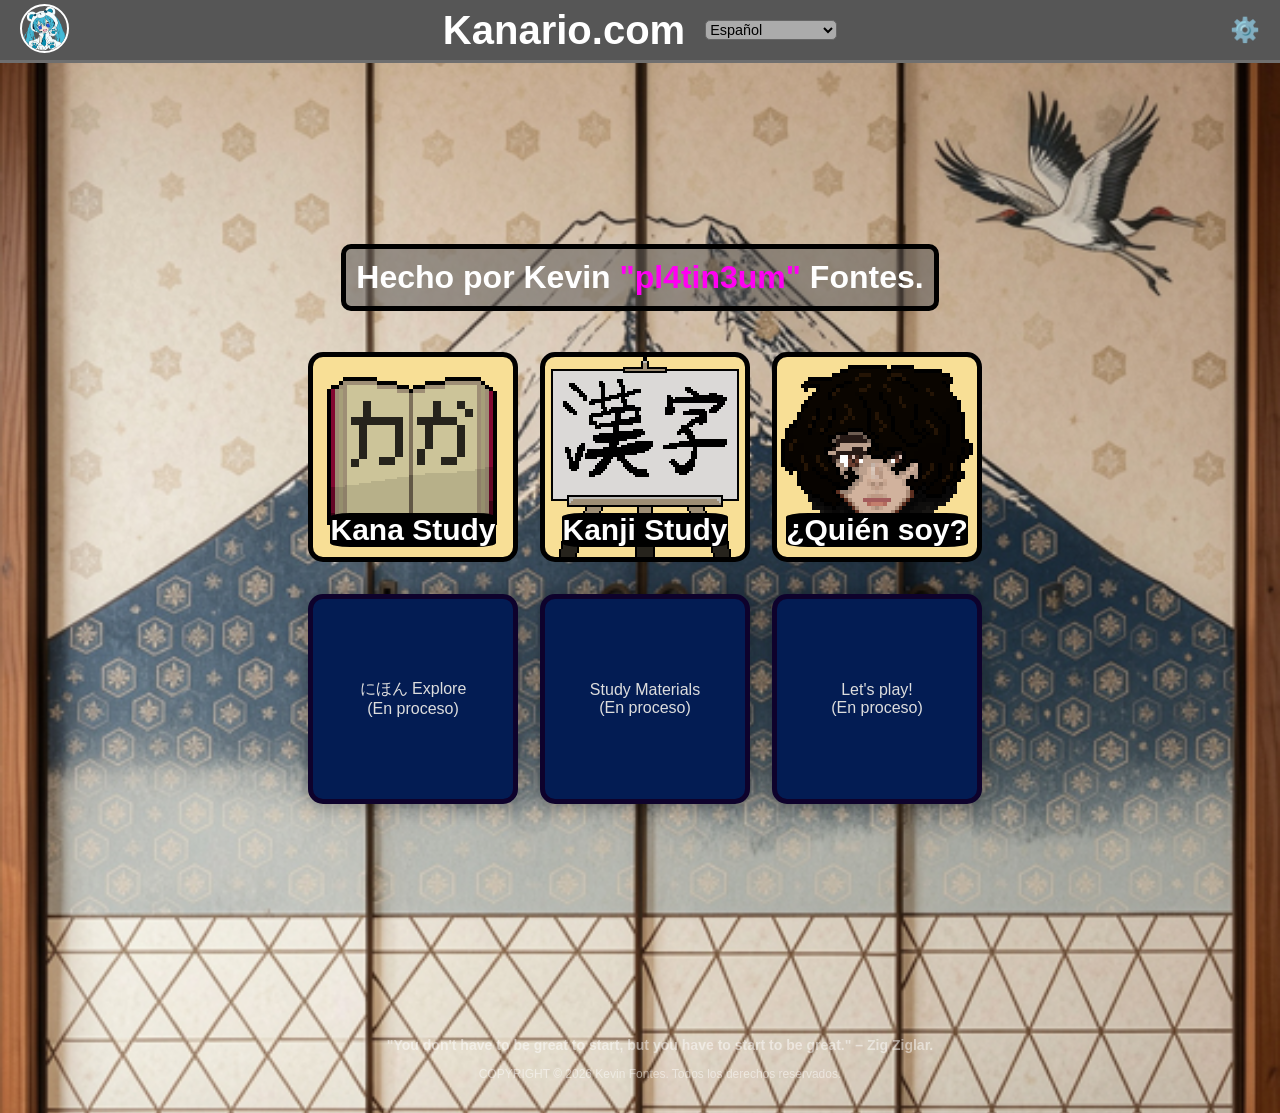
<file: index.html>
<!DOCTYPE html>
<html lang="es">
<head>
    <meta charset="UTF-8">
    <title>Kanario</title>
    <meta name="viewport" content="width=device-width, initial-scale=1.0">
    <link rel="stylesheet" href="A2_styles.css">
    <link rel="stylesheet" href="https://cdnjs.cloudflare.com/ajax/libs/font-awesome/6.5.0/css/all.min.css">
</head>

<body class="thematic">

<!--========================================================================================-->
<!--=======================================Header===========================================-->
<!--========================================================================================-->
        <header class="header">

    <!-----------------------------------LeftSidebar-------------------------------------------->

        <div class="menu-btn" onclick="toggleSidebar()">
            <img src="src/miku.png" alt="Menú">
        </div>

    

        <div class="sidebar" id="sidebar">
            <div class="social-buttons"></div>
        </div>

    <!-----------------------------------HeaderMain--------------------------------------------->

        <h1><span class="title">Kanario.com</span></h1>

            <select id="languageSelect" onchange="setLanguage(this.value)">
                <option value="es">Español</option>
                <option value="en">English</option>
                <option value="ja">日本語 (Nihongo)</option>
                <option value="fr">Français</option>
                <option value="de">Deutsch</option>
                <option value="it">Italiano</option>
            </select>

    <!--------------------------------------SettingsBar----------------------------------------->

        <div class="settings-btn" onclick="toggleSettings()">⚙️</div>
        <div class="settings-panel" id="settingsPanel">
            
        <h3>Themes</h3>

            <button onclick="setTheme('light')">Light</button>
            <button onclick="setTheme('dark')">Dark</button>
            <button onclick="setTheme('thematic')">Thematic</button>


        </div>
    </header>
<!--========================================================================================-->
<!--=======================================MenuPrincipal====================================-->
<!--========================================================================================-->


    <main>
        <h1 class="logo" style="background-color: rgba(82, 82, 82, 0.5); border: 5px solid #000; border-radius: 10px; text-align: center; padding: 10px;">
            Hecho por Kevin <span style="color: rgb(255, 0, 242);">"pl4tin3um"</span> Fontes.
        </h1>

        <div class="menu">
            <div class="menu-item"><img src="src/bookana.png" alt="Kana Study"><span>Kana Study</span></div>
            <div class="menu-item"><img src="src/kanjipaint.png" alt="Kanji Study"><span>Kanji Study</span></div>
            <div class="menu-item"><img src="src/mejoryo.png" alt="Quién soy"><span>¿Quién soy?</span></div>
            <div class="menu-itemUSELESS"> <span>にほん Explore <br> (En proceso)</span></div>
            <div class="menu-itemUSELESS"> <span>Study Materials <br> (En proceso)</span></div>
            <div class="menu-itemUSELESS"> <span>Let's play! <br> (En proceso)</span></div>
        </div>
    </main>

    <footer class="decoracion" style="text-align: center; margin-top: 40px; padding: 20px;">
        <h3>"You don't have to be great to start, but you have to start to be great." – Zig Ziglar.</h3>
        <p>COPYRIGHT &copy; 2026 Kevin Fontes. Todos los derechos reservados.</p>
    </footer>

    <script src="A3_script.js"></script>
    
</body>
</html>
</file>
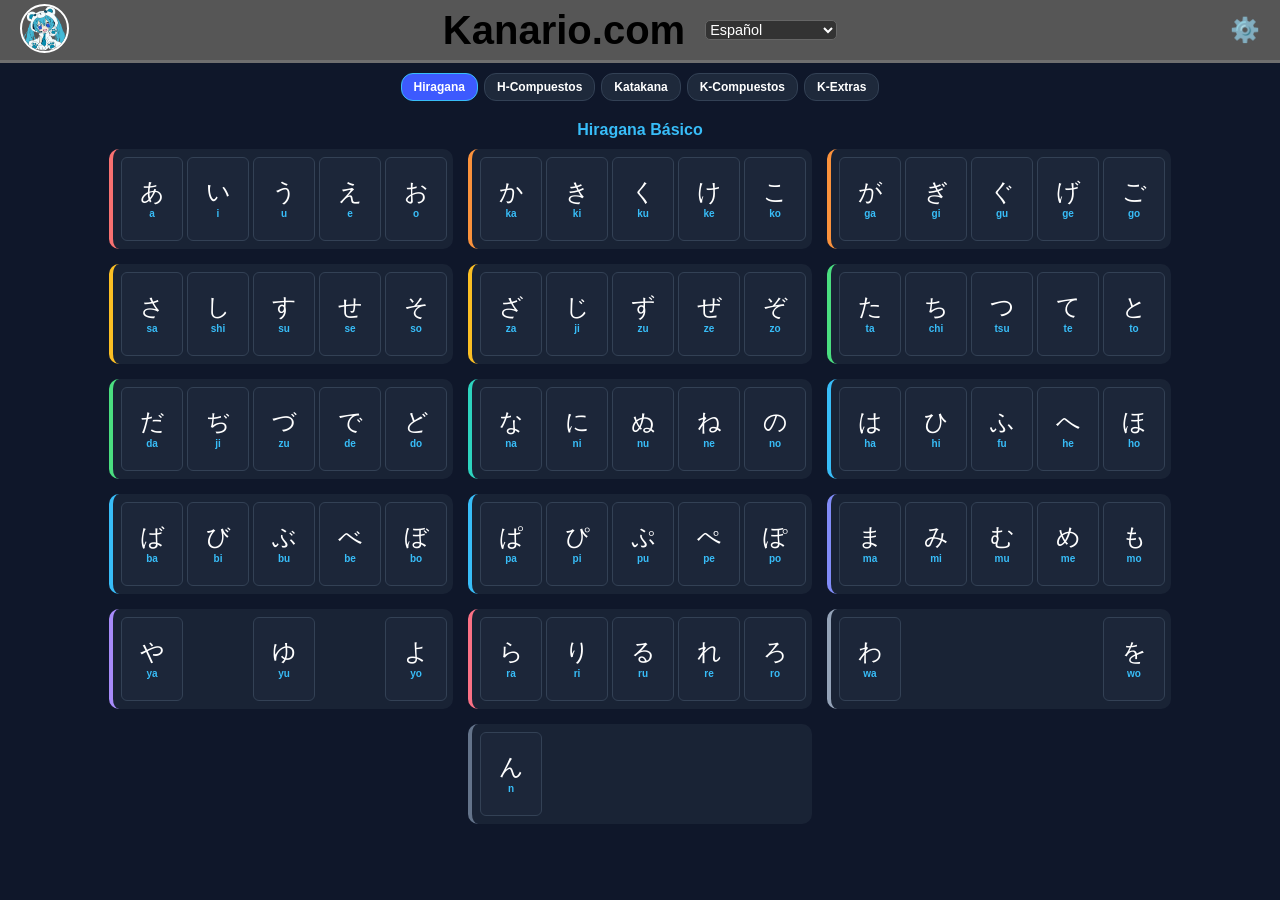
<file: caracteres.html>
<!DOCTYPE html>
<html lang="es">
<head>
    <meta charset="UTF-8">
    <title>Kana Study</title>
    <meta name="viewport" content="width=device-width, initial-scale=1.0">

    <style>
        /* =========================================
            1. VARIABLES Y TEMAS GENERALES
           ========================================= */
        :root {
            --color-bg: #0f172a;
            --color-card-bg: rgba(30, 41, 59, 0.7);
            --color-char: #ffffff;
            --color-romaji: #38bdf8;
            --border-color: #334155;
        }

        
        body {
            font-family: 'Segoe UI', "Yu Gothic", sans-serif;
            background-color: var(--color-bg);
            margin: 0;
            display: flex;
            flex-direction: column;
            align-items: center;
            padding: 0px;
        }
        body.light { --color-bg: #f8fafc; --color-card-bg: #ffffff; --color-char: #0f172a; --color-romaji: #2563eb; --border-color: #cbd5e1; background-color: var(--color-bg);}
        body.thematic { --color-bg: #222; --color-card-bg: rgba(248, 246, 232, 0.95); --color-char: #000; --color-romaji: #555; --border-color: #000; background-image: url('src/backgroundVerCaracteres.jpg');background-size: cover;background-position: center;background-attachment: fixed;}
        
        /* =========================
           HEADER Y NAVEGACIÓN
          ========================== */
        header {
            width: 100%;
            height: 60px;
            display: flex;
            justify-content: center;
            align-items: center;
            background-color: #565656;
            border-bottom: 3px solid #6f6f6f;
            position: sticky;
            top: 0;
            z-index: 1000;
        }
        header.light { background-color: #b9b9b9; border-bottom: 3px solid #000; color: #000; }
        header.thematic { background: rgba(255, 255, 255, 0.3); color: #222; border-bottom: 3px solid #393939; }
        
        header h1 {
            margin: 0;
            font-size: 2.5rem;
            white-space: nowrap;
        }

        #languageSelect {
            min-width: 60px;
            width: auto;
            margin-left: 20px;
            size: auto;
            background: #333;
            color: white;
            border: 1px solid #666;
            border-radius: 5px;
            font-size: 0.9rem;
            cursor: pointer;
        }
		body.thematic #languageSelect { background: rgba(255, 255, 255, 0.5); color: #000; }

        .menu-btn { position: absolute; left: 20px; z-index: 1100; }

        .menu-btn img { 
            width: 45px; 
            height: 45px; 
            border-radius: 50%; 
            border: 2px solid white; 
            transition: 0.3s;
        }

        .settings-btn { 
            position: absolute; 
            right: 20px; 
            cursor: pointer; 
            font-size: 24px; 
            z-index: 2100; 
        }

        /* Menú de Categorías (Botones) */
        .menu { 
            display: flex; 
            flex-wrap: wrap; 
            gap: 6px; 
            justify-content: center; 
            padding: 10px 0;
            position: sticky;
            top: 60px; /* Debajo del header */
            z-index: 100;
            background: transparent;
            width: 100%;
        }

        button {
            padding: 6px 12px;
            border: none;
            background: #1e293b;
            color: white;
            cursor: pointer;
            border-radius: 12px;
            font-weight: bold;
            font-size: 12px;
            border: 1px solid #334155;
            transition: 0.2s;
        }

        button.active { 
            background: #3d5afe; 
            border-color: #38bdf8;
        }

        h2 { 
            color: var(--color-romaji); 
            font-size: 1rem; 
            margin: 10px 0; 
            text-align: center;
            width: 100%;
        }

        /* =========================================
           3. PANEL LATERAL (AJUSTES)
           ========================================= */
        .settings-panel {
            position: fixed; 
            right: -300px; 
            top: 0; 
            width: 250px; 
            height: 100%;
            background: #1e293b; 
            padding: 20px; 
            padding-top: 70px; /* Espacio para el botón */
            transition: 0.4s; 
            z-index: 2000;
            border-left: 2px solid var(--border-color);
            color: white;
        }
        .settings-panel.open { right: 0; }
        body.thematic .settings-panel {background-image: url('src/thematicRightSidebar.png');background-size: cover;border-left: 5px solid #111;}

        .settings-panel button {
            width: 100%; 
            padding: 10px; 
            margin-top: 5px; 
            background: #333; 
        }
        body.thematic .settings-panel button {background: rgba(255, 255, 255, 0.3); color: #222; border: 1px solid #393939;}

        .settings-panel select {
            width: 100%;
            padding: 8px;
            margin-top: 5px;
            background: #333;
            color: white;
            border: 1px solid #555;
        }

        /* =========================================
           4. CONTENEDOR MULTI-COLUMNA Y TARJETAS
           ========================================= */
        .grid-wrapper {
            display: flex;
            flex-wrap: wrap; 
            gap: 15px;
            justify-content: center;
            max-width: 1200px;
            width: 100%;
        }

        .group-row {
            display: grid;
            grid-template-columns: repeat(5, 60px); 
            gap: 6px;
            background-color: var(--color-card-bg);
            padding: 8px;
            border-radius: 10px;
            border-left: 4px solid #38bdf8;
            height: fit-content;
        }

        .card {
            background-color: var(--color-card-bg);
            padding: 6px 0;
            border-radius: 6px;
            text-align: center;
            border: 1px solid var(--border-color);
            width: 60px;
            height: 70px;
            display: flex;
            flex-direction: column;
            justify-content: center;
        }

        .card.empty { visibility: hidden; }
        .char { font-size: 24px; color: var(--color-char); line-height: 1; }
        .romaji { font-size: 10px; color: var(--color-romaji); font-weight: bold; margin-top: 4px; }
        .hidden { display: none !important; }

    </style>
</head>
<!--========================================================================================-->
<!--       ██████╗  ███████╗ ███████╗                                                       -->
<!--      ██╔════╝  ██╔════╝ ██╔════╝                                                       -->
<!--      ██║       ███████╗ ███████╗                                                       -->
<!--      ██║       ╚════██║ ╚════██║                                                       -->
<!--      ╚██████╗  ███████║ ███████║                                                       -->
<!--       ╚═════╝  ╚══════╝ ╚══════╝                                                       -->
<!--========================================================================================-->

<!--========================================================================================-->
<!--=======================================Header===========================================-->
<!--========================================================================================-->
        <header class="header">

    <!-----------------------------------LeftSide-------------------------------------------->

        <a href="kanaStudy.html" class="menu-btn">
            <img src="src/miku.png" alt="Inicio">
        </a>

    
    <!-----------------------------------HeaderMain--------------------------------------------->

        <h1><span class="title">Kanario.com</span></h1>

            <select id="languageSelect" onchange="setLanguage(this.value)">
                <option value="es">Español</option>
                <option value="en">English</option>
                <option value="ja">日本語 (Nihongo)</option>
                <option value="fr">Français</option>
                <option value="de">Deutsch</option>
                <option value="it">Italiano</option>
            </select>

    <!--------------------------------------SettingsBar----------------------------------------->

        <div class="settings-btn" onclick="toggleSettings()">⚙️</div>
        <div class="settings-panel" id="settingsPanel">
            
        <h3>Themes</h3>

            <button onclick="setTheme('light')">Light</button>
            <button onclick="setTheme('dark')">Dark</button>
            <button onclick="setTheme('thematic')">Thematic</button>


        </div>
    </header>
<!--========================================================================================-->
<!--=======================================MenuDeSeleccion==================================-->
<!--========================================================================================-->

    <main> <body>
        <div class="menu">
            <button id="btn-h-basic" class="active" onclick="showSection('h-basic')">Hiragana</button>
            <button id="btn-h-combo" onclick="showSection('h-combo')">H-Compuestos</button>
            <button id="btn-k-basic" onclick="showSection('k-basic')">Katakana</button>
            <button id="btn-k-combo" onclick="showSection('k-combo')">K-Compuestos</button>
            <button id="btn-k-extra" onclick="showSection('k-extra')">K-Extras</button>
        </div>

        <div id="h-basic" class="section-container"><h2>Hiragana Básico</h2><div id="grid-h-basic" class="grid-wrapper"></div></div>
        <div id="h-combo" class="section-container hidden"><h2>Hiragana Compuesto</h2><div id="grid-h-combo" class="grid-wrapper"></div></div>
        <div id="k-basic" class="section-container hidden"><h2>Katakana Básico</h2><div id="grid-k-basic" class="grid-wrapper"></div></div>
        <div id="k-combo" class="section-container hidden"><h2>Katakana Compuesto</h2><div id="grid-k-combo" class="grid-wrapper"></div></div>
        <div id="k-extra" class="section-container hidden"><h2>Katakana Extras</h2><div id="grid-k-extra" class="grid-wrapper"></div></div>
    </main>
    <!--========================================================================================-->

<!--========================================================================================-->
<!--      ██████╗  █████╗  ██╗   ██╗  █████╗                                                -->
<!--      ╚═══██║ ██╔══██╗ ██║   ██║ ██╔══██╗                                               -->
<!--          ██║ ███████║ ██║   ██║ ███████║                                               -->
<!--      ██  ██║ ██╔══██║ ╚██╗ ██╔╝ ██╔══██║                                               -->
<!--      █████╔╝ ██║  ██║  ╚████╔╝  ██║  ██║                                               -->
<!--       ╚════╝  ╚═╝  ╚═╝   ╚═══╝   ╚═╝  ╚═╝                                              -->
<!--========================================================================================-->

    <script>
        // === 1. BASE DE DATOS DE CARACTERES ===
        const data = {
            hBasic: [
                {c:"#f87171", s:[["あ","a"],["い","i"],["う","u"],["え","e"],["お","o"]]}, 
                {c:"#fb923c", s:[["か","ka"],["き","ki"],["く","ku"],["け","ke"],["こ","ko"]]},
                {c:"#fb923c", s:[["が","ga"],["ぎ","gi"],["ぐ","gu"],["げ","ge"],["ご","go"]]},
                {c:"#fbbf24", s:[["さ","sa"],["し","shi"],["す","su"],["せ","se"],["そ","so"]]},
                {c:"#fbbf24", s:[["ざ","za"],["じ","ji"],["ず","zu"],["ぜ","ze"],["ぞ","zo"]]},
                {c:"#4ade80", s:[["た","ta"],["ち","chi"],["つ","tsu"],["て","te"],["と","to"]]},
                {c:"#4ade80", s:[["だ","da"],["ぢ","ji"],["づ","zu"],["で","de"],["ど","do"]]},
                {c:"#2dd4bf", s:[["な","na"],["に","ni"],["ぬ","nu"],["ね","ne"],["の","no"]]},
                {c:"#38bdf8", s:[["は","ha"],["ひ","hi"],["ふ","fu"],["へ","he"],["ほ","ho"]]},
                {c:"#38bdf8", s:[["ば","ba"],["び","bi"],["ぶ","bu"],["べ","be"],["ぼ","bo"]]},
                {c:"#38bdf8", s:[["ぱ","pa"],["ぴ","pi"],["ぷ","pu"],["ぺ","pe"],["ぽ","po"]]},
                {c:"#818cf8", s:[["ま","ma"],["み","mi"],["む","mu"],["め","me"],["も","mo"]]},
                {c:"#a78bfa", s:[["や","ya"],[null,null],["ゆ","yu"],[null,null],["よ","yo"]]},
                {c:"#fb7185", s:[["ら","ra"],["り","ri"],["る","ru"],["れ","re"],["ろ","ro"]]},
                {c:"#94a3b8", s:[["わ","wa"],[null,null],[null,null],[null,null],["を","wo"]]},
                {c:"#64748b", s:[["ん","n"],[null,null],[null,null],[null,null],[null,null]]} 
            ],
            hCombo: [
                {c:"#38bdf8", s:[["きゃ","kya"],["きゅ","kyu"],["きょ","kyo"],[null,null],[null,null]]},
                {c:"#38bdf8", s:[["ぎゃ","gya"],["ぎゅ","gyu"],["ぎょ","gyo"],[null,null],[null,null]]},
                {c:"#38bdf8", s:[["しゃ","sha"],["しゅ","shu"],["しょ","sho"],[null,null],[null,null]]},
                {c:"#38bdf8", s:[["じゃ","ja"],["じゅ","ju"],["じょ","jo"],[null,null],[null,null]]},
                {c:"#38bdf8", s:[["ちゃ","cha"],["ちゅ","chu"],["ちょ","cho"],[null,null],[null,null]]},
                {c:"#38bdf8", s:[["にゃ","nya"],["にゅ","nyu"],["にょ","nyo"],[null,null],[null,null]]},
                {c:"#38bdf8", s:[["ひゃ","hya"],["ひゅ","hyu"],["ひょ","hyo"],[null,null],[null,null]]},
                {c:"#38bdf8", s:[["びゃ","bya"],["びゅ","byu"],["びょ","byo"],[null,null],[null,null]]},
                {c:"#38bdf8", s:[["ぴゃ","pya"],["ぴゅ","pyu"],["ぴょ","pyo"],[null,null],[null,null]]},
                {c:"#38bdf8", s:[["みゃ","mya"],["みゅ","myu"],["みょ","myo"],[null,null],[null,null]]},
                {c:"#38bdf8", s:[["りゃ","rya"],["りゅ","ryu"],["りょ","ryo"],[null,null],[null,null]]}
            ],
            kBasic: [
                {c:"#f87171", s:[["ア","a"],["イ","i"],["ウ","u"],["エ","e"],["オ","o"]]},
                {c:"#fb923c", s:[["カ","ka"],["キ","ki"],["ク","ku"],["ケ","ke"],["コ","ko"]]},
                {c:"#fb923c", s:[["ガ","ga"],["ギ","gi"],["グ","gu"],["ゲ","ge"],["ゴ","go"]]},
                {c:"#fbbf24", s:[["サ","sa"],["シ","shi"],["ス","su"],["セ","se"],["ソ","so"]]},
                {c:"#fbbf24", s:[["ザ","za"],["ジ","ji"],["ズ","zu"],["ゼ","ze"],["ゾ","zo"]]},
                {c:"#4ade80", s:[["タ","ta"],["チ","chi"],["ツ","tsu"],["テ","te"],["ト","to"]]},
                {c:"#4ade80", s:[["ダ","da"],["ヂ","ji"],["ヅ","zu"],["デ","de"],["ド","do"]]},
                {c:"#2dd4bf", s:[["ナ","na"],["ニ","ni"],["ヌ","nu"],["ネ","ne"],["ノ","no"]]},
                {c:"#38bdf8", s:[["ハ","ha"],["ヒ","hi"],["フ","fu"],["ヘ","he"],["ホ","ho"]]},
                {c:"#38bdf8", s:[["バ","ba"],["ビ","bi"],["ブ","bu"],["ベ","be"],["ボ","bo"]]},
                {c:"#38bdf8", s:[["パ","pa"],["ピ","pi"],["プ","pu"],["ペ","pe"],["ポ","po"]]},
                {c:"#818cf8", s:[["マ","ma"],["ミ","mi"],["ム","mu"],["メ","me"],["モ","mo"]]},
                {c:"#a78bfa", s:[["ヤ","ya"],[null,null],["ユ","yu"],[null,null],["ヨ","yo"]]},
                {c:"#fb7185", s:[["ラ","ra"],["リ","ri"],["ル","ru"],["レ","re"],["ロ","ro"]]},
                {c:"#94a3b8", s:[["ワ","wa"],[null,null],[null,null],[null,null],["ヲ","wo"]]},
                {c:"#64748b", s:[["ン","n"],[null,null],[null,null],[null,null],[null,null]]}
            ],
            kCombo: [
                {c:"#fb7185", s:[["キャ","kya"],["キュ","kyu"],["キョ","kyo"],[null,null],[null,null]]},
                {c:"#fb7185", s:[["ギャ","gya"],["ギュ","gyu"],["ギョ","gyo"],[null,null],[null,null]]},
                {c:"#fb7185", s:[["シャ","sha"],["シュ","shu"],["ショ","sho"],[null,null],[null,null]]},
                {c:"#fb7185", s:[["ジャ","ja"],["ジュ","ju"],["ジョ","jo"],[null,null],[null,null]]},
                {c:"#fb7185", s:[["チャ","cha"],["チュ","chu"],["チョ","cho"],[null,null],[null,null]]},
                {c:"#fb7185", s:[["ニャ","nya"],["ニュ","nyu"],["ニョ","nyo"],[null,null],[null,null]]},
                {c:"#fb7185", s:[["ヒャ","hya"],["ヒュ","hyu"],["ヒョ","hyo"],[null,null],[null,null]]},
                {c:"#fb7185", s:[["ビャ","bya"],["ビュ","byu"],["ビョ","byo"],[null,null],[null,null]]},
                {c:"#fb7185", s:[["ピャ","pya"],["ピュ","pyu"],["ピョ","pyo"],[null,null],[null,null]]},
                {c:"#fb7185", s:[["ミャ","mya"],["ミュ","myu"],["ミョ","myo"],[null,null],[null,null]]},
                {c:"#fb7185", s:[["リャ","rya"],["リュ","ryu"],["リョ","ryo"],[null,null],[null,null]]}
            ],
            kExtra: [
                {c:"#f472b6", s:[["ファ","fa"],["フィ","fi"],["フェ","fe"],["フォ","fo"],[null,null]]},
                {c:"#f472b6", s:[["ウィ","wi"],["ウェ","we"],["ウォ","wo"],[null,null],[null,null]]},
                {c:"#f472b6", s:[["ヴァ","va"],["ヴィ","vi"],["ヴ","vu"],["ヴェ","ve"],["ヴォ","vo"]]},
                {c:"#f472b6", s:[["シェ","she"],["ジェ","je"],["チェ","che"],[null,null],[null,null]]},
                {c:"#f472b6", s:[["ティ","ti"],["トゥ","tu"],["テュ","tyu"],[null,null],[null,null]]},
                {c:"#f472b6", s:[["ディ","di"],["ドゥ","du"],["デュ","dyu"],[null,null],[null,null]]},
                {c:"#f472b6", s:[["ツァ","tsa"],["ツィ","tsi"],["ツェ","tse"],["ツォ","tso"],[null,null]]}
            ]
        };
        //========================================================================================-->
        // === 2. FUNCIONES DE RENDERIZADO ===
        function render(id, list) {
            const container = document.getElementById(id);
            list.forEach(group => {
                const row = document.createElement("div");
                row.className = "group-row";
                row.style.borderLeftColor = group.c;
                group.s.forEach(item => {
                    const card = document.createElement("div");
                    if (!item[0]) {
                        card.className = "card empty";
                    } else {
                        card.className = "card";
                        card.innerHTML = `<span class="char">${item[0]}</span><span class="romaji">${item[1]}</span>`;
                    }
                    row.appendChild(card);
                });
                container.appendChild(row);
            });
        }
        //========================================================================================-->
        // === 3. FUNCIONES DE INTERACCIÓN Y NAVEGACIÓN ===

        function showSection(id) {
            document.querySelectorAll('.section-container').forEach(s => s.classList.add('hidden'));
            document.querySelectorAll('.menu button').forEach(b => b.classList.remove('active'));
            
            document.getElementById(id).classList.remove('hidden');
            document.getElementById('btn-' + id).classList.add('active');
        }
        //  ========================================================================================-->
        // Renderizado inicial
        render("grid-h-basic", data.hBasic);
        render("grid-h-combo", data.hCombo);
        render("grid-k-basic", data.kBasic);
        render("grid-k-combo", data.kCombo);
        render("grid-k-extra", data.kExtra);

        //========================================================================
        //                                                                       |
        //                                                                       |
        //========================================================================


        // ===============================\\
                //SIDEBARS
        // ===============================\\
        function toggleSidebar() {
            const sidebar = document.getElementById("sidebar");
            sidebar.classList.toggle("open");
        }

        function toggleSettings() {
            document.getElementById("settingsPanel").classList.toggle("open");
        }


        // ===============================\\
                    //LOS TEMAS
         // ===============================\\

        function setTheme(theme) {
            document.body.className = theme;
            const header = document.querySelector("header");
            if (header) {
                header.className = `header ${theme}`;
            }
            

            localStorage.setItem('selectedTheme', theme);
        }

        document.addEventListener("DOMContentLoaded", () => {
            const savedTheme = localStorage.getItem('selectedTheme');


            if (savedTheme) {
                setTheme(savedTheme);
            }
        });

        // ===============================\\
                //NAVEGACION
        // ===============================\\

        const items = document.querySelectorAll('.menu-item');

        items.forEach(item => {
            item.addEventListener('click', () => {
                const texto = item.innerText.toLowerCase();

                if (texto.includes('kana')) {
                    window.location.href = 'kanastudy.html';
                } else if (texto.includes('qui')) {
                    window.location.href = 'WhoIam.html';
                }   else if (texto.includes('kanji')) {
                    window.location.href = 'kanjiStudy.html';
                }
            });
        });

    </script>
</body>
</html>
</file>
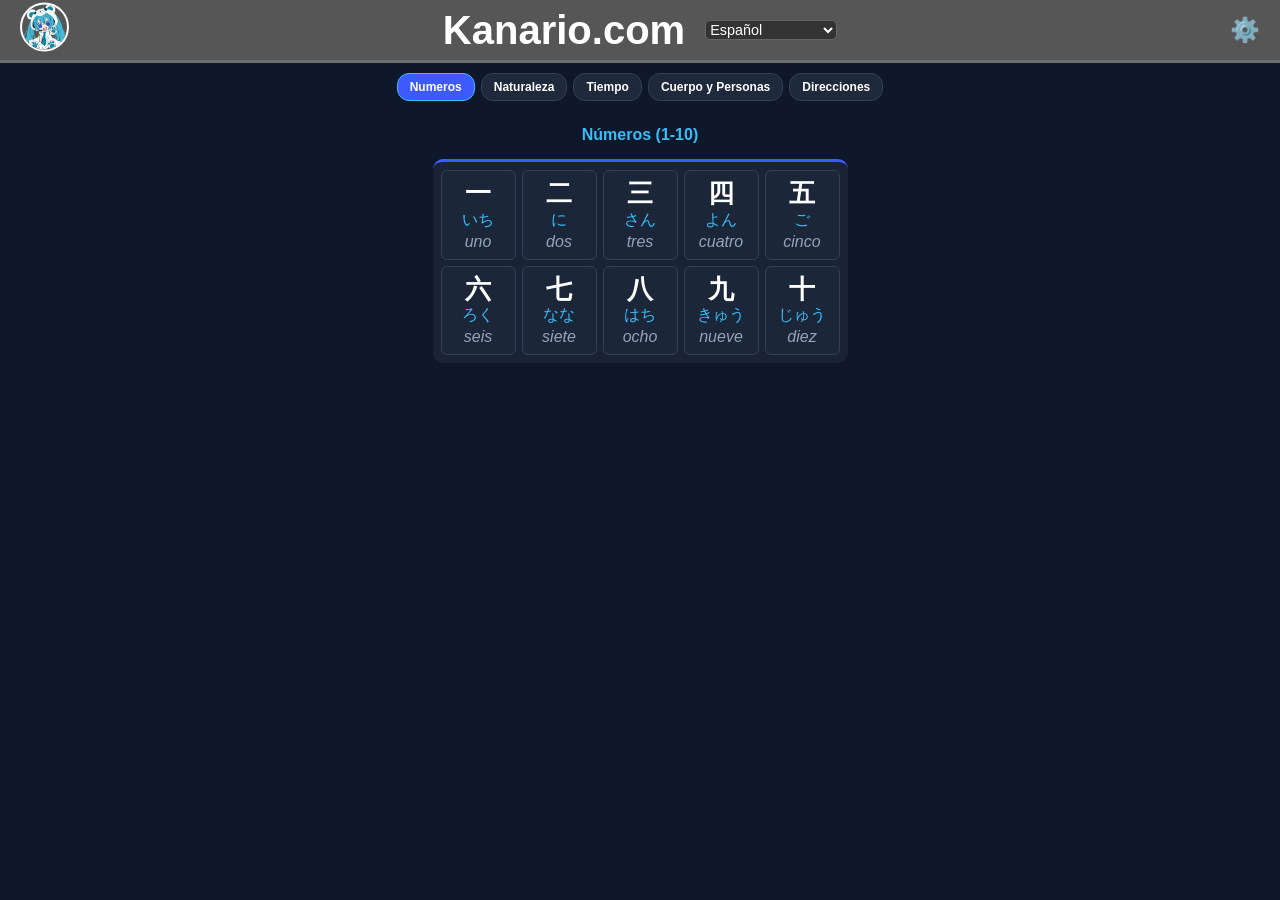
<file: caracteresKANJI.html>
<!DOCTYPE html>
<html lang="es">
<head>
<meta charset="UTF-8">
<title>Caracteres Kanji</title>
<meta name="viewport" content="width=device-width, initial-scale=1.0">

<style>
        /* =========================
       VARIABLES DE COLOR
    ========================= */
    :root {
        --color-bg: #0f172a;
        --color-card-bg: rgba(30, 41, 59, 0.7);
        --color-char: #ffffff;
        --color-romaji: #38bdf8;
        --color-meaning: #94a3b8;
        --border-color: #334155;
        --accent: #3d5afe;
    }


    /* =========================
       HEADER Y NAVEGACIÓN
    ========================= */
        header {
            width: 100%;
            height: 60px;
            display: flex;
            justify-content: center;
            align-items: center;
            background-color: #565656;
            border-bottom: 3px solid #6f6f6f;
            position: sticky;
            top: 0;
            z-index: 1000;
        }
        header.light { background-color: #b9b9b9; border-bottom: 3px solid #000; color: #000; }
        header.thematic { background: rgba(255, 255, 255, 0.3); color: #222; border-bottom: 3px solid #393939; }
        
        header h1 {
            margin: 0;
            font-size: 2.5rem;
            white-space: nowrap;
        }

        #languageSelect {
            min-width: 60px;
            width: auto;
            margin-left: 20px;
            size: auto;
            background: #333;
            color: white;
            border: 1px solid #666;
            border-radius: 5px;
            font-size: 0.9rem;
            cursor: pointer;
        }
		body.thematic #languageSelect { background: rgba(255, 255, 255, 0.5); color: #000; }

    body {
        font-family: 'Segoe UI', "Yu Gothic", sans-serif;
        background-color: var(--color-bg);
        margin: 0;
        display: flex;
        flex-direction: column;
        align-items: center;
        padding: 0px;
        color: white;
    }
    body.thematic {
        --color-bg: #222;
        --color-card-bg: rgba(248, 246, 232, 0.95);
        --color-char: #000;
        --color-romaji: #555;
        --color-meaning: #666;
        --border-color: #000;
        --accent: #d946ef;
        background-image: url('src/backgroundVerCaracteres.jpg');background-size: cover;background-position: center;background-attachment: fixed;}


    .menu {
        display: flex;
        flex-wrap: wrap;
        gap: 6px;
        justify-content: center;
        padding: 10px 0;
        position: sticky;
        top: 0;
        z-index: 100;
        background: var(--color-bg);
        width: 100%;
    }


    .menu-btn {
        position: absolute;
        left: 20px;
        top: 50%;
        transform: translateY(-50%);
        font-size: 24px;
        cursor: pointer;
        z-index: 1100;
        transition: all 0.3s;
        border-radius: 10px;
    }

    .menu-btn img {
        width: 45px;
        height: 45px;
        object-fit: cover;
        border-radius: 50%;
        border: 2px solid white;
        transition: 0.3s;
    }

    .menu-btn img:hover {
        transform: scale(1.1);
    }


    .settings-btn {
        position: absolute;
        right: 20px;
        top: 50%;
        transform: translateY(-50%);
        font-size: 24px;
        cursor: pointer;
        z-index: 1000;
        transition: all 0.3s;
        border-radius: 10px;
    }

    .settings-btn:hover {
        transform: rotate(45deg) scale(1.1);
    }


    .settings-panel {
        position: fixed;
        right: -350px;
        top: 0;
        width: 260px;
        height: 100%;
        background: #1e293b;
        padding: 25px;
        transition: 0.4s cubic-bezier(0.4, 0, 0.2, 1);
        z-index: 500;
        border-left: 1px solid #334155;
    }
    body.thematic .settings-panel {background-image: url('src/thematicRightSidebar.png');background-size: cover;background-position: center;background-repeat: no-repeat;border: #111 solid 5px;}

    .settings-panel.open {
        right: 0;
        box-shadow: -10px 0 50px rgba(0,0,0,0.6);
    }

    .settings-panel button {
        width: 100%;
        padding: 10px;
        margin-top: 5px;
        background: #333;
        border: none;
        color: white;
        cursor: pointer;
    }
    body.thematic .settings-panel button { background: rgba(255, 255, 255, 0.3); color: #222; border: 1px solid #393939; }


    button {
        padding: 6px 12px;
        border: 1px solid #334155;
        background: #1e293b;
        color: white;
        cursor: pointer;
        border-radius: 12px;
        font-weight: bold;
        font-size: 12px;
        transition: 0.2s;
    }

    button.active {
        background: var(--accent);
        border-color: var(--color-romaji);
    }


    h2 {
        color: var(--color-romaji);
        font-size: 1rem;
        margin: 15px 0;
        text-align: center;
        width: 100%;
    }


    /* =========================
       GRID DE KANJIS
    ========================= */
    .grid-wrapper {
        display: flex;
        flex-wrap: wrap;
        gap: 15px;
        justify-content: center;
        max-width: 1200px;
        width: 100%;
        margin-bottom: 30px;
    }

    .group-row {
        display: grid;
        grid-template-columns: repeat(5, 75px);
        gap: 6px;
        background-color: var(--color-card-bg);
        padding: 8px;
        border-radius: 10px;
        border-top: 3px solid var(--accent);
        height: fit-content;
    }

    .card {
        background-color: var(--color-card-bg);
        padding: 8px 4px;
        border-radius: 6px;
        text-align: center;
        border: 1px solid var(--border-color);
        width: auto;
        min-height: auto;
        display: flex;
        flex-direction: column;
        justify-content: center;
    }

    .char {
        font-size: 26px;
        color: var(--color-char);
        font-weight: bold;
        line-height: 1.1;
    }

    .kana-text {
        object-fit: cover;
        color: var(--color-romaji);
        margin: 2px 0;
    }

    .meaning-text {
        object-fit: cover;
        color: var(--color-meaning);
        font-style: italic;
    }


    /* =========================
       RESPONSIVE
    ========================= */
    @media (max-width: 500px) {
        .group-row { grid-template-columns: repeat(3, 75px); }
    }
</style>

</head>
<!--========================================================================================-->
<!--       ██████╗  ███████╗ ███████╗                                                       -->
<!--      ██╔════╝  ██╔════╝ ██╔════╝                                                       -->
<!--      ██║       ███████╗ ███████╗                                                       -->
<!--      ██║       ╚════██║ ╚════██║                                                       -->
<!--      ╚██████╗  ███████║ ███████║                                                       -->
<!--       ╚═════╝  ╚══════╝ ╚══════╝                                                       -->
<!--========================================================================================-->

<!--========================================================================================-->
<!--=======================================Header===========================================-->
<!--========================================================================================-->
    
        <header class="header">

    <!-----------------------------------LeftSide-------------------------------------------->

        <a href="kanjiStudy.html" class="menu-btn">
            <img src="src/miku.png" alt="Inicio">
        </a>

    
    <!-----------------------------------HeaderMain--------------------------------------------->

        <h1><span class="title">Kanario.com</span></h1>

            <select id="languageSelect" onchange="setLanguage(this.value)">
                <option value="es">Español</option>
                <option value="en">English</option>
                <option value="ja">日本語 (Nihongo)</option>
                <option value="fr">Français</option>
                <option value="de">Deutsch</option>
                <option value="it">Italiano</option>
            </select>

    <!--------------------------------------SettingsBar----------------------------------------->

        <div class="settings-btn" onclick="toggleSettings()">⚙️</div>
        <div class="settings-panel" id="settingsPanel">
            
        <h3>Themes</h3>

            <button onclick="setTheme('light')">Light</button>
            <button onclick="setTheme('dark')">Dark</button>
            <button onclick="setTheme('thematic')">Thematic</button>


        </div>
    </header>
<!--========================================================================================-->
<!--=======================================caracteresVisualizacion==========================-->
<!--========================================================================================-->
<main><body>
   

    <div id="category-tabs" class="menu" style="background-color: transparent"></div>
    <div id="kanji-display-area" style="width: 100%;"></div>

</main>
<!--========================================================================================-->
<!--      ██████╗  █████╗  ██╗   ██╗  █████╗                                                -->
<!--      ╚═══██║ ██╔══██╗ ██║   ██║ ██╔══██╗                                               -->
<!--          ██║ ███████║ ██║   ██║ ███████║                                               -->
<!--      ██  ██║ ██╔══██║ ╚██╗ ██╔╝ ██╔══██║                                               -->
<!--      █████╔╝ ██║  ██║  ╚████╔╝  ██║  ██║                                               -->
<!--       ╚════╝  ╚═╝  ╚═╝   ╚═══╝   ╚═╝  ╚═╝                                              -->
<!--========================================================================================-->
<script>
const kanjiDatabase = {
    "Numeros": [
        {
            title: "Números (1-10)",
            items: [
                { kanji: "一", kana: "いち", romaji: "ichi",significado: "uno" },
                { kanji: "二", kana: "に", romaji: "ni",significado: "dos" },
                { kanji: "三", kana: "さん", romaji: "san",significado: "tres" },
                { kanji: "四", kana: "よん", romaji: "yon",significado: "cuatro" },
                { kanji: "五", kana: "ご", romaji: "go",significado: "cinco" },
                { kanji: "六", kana: "ろく", romaji: "roku",significado: "seis" },
                { kanji: "七", kana: "なな", romaji: "nana",significado: "siete" },
                { kanji: "八", kana: "はち", romaji: "hachi",significado: "ocho" },
                { kanji: "九", kana: "きゅう", romaji: "kyuu",significado: "nueve" },
                { kanji: "十", kana: "じゅう", romaji: "juu",significado: "diez" }
            ]
        }
    ],
    "Naturaleza": [
        {
            title: "Elementos",
            items: [
                { kanji: "水", kana: "みず", romaji: "mizu",significado: "agua" },
                { kanji: "火", kana: "ひ", romaji: "hi",significado: "fuego" },
                { kanji: "木", kana: "き", romaji: "ki",significado: "madera" },
                { kanji: "土", kana: "つち", romaji: "tsuchi",significado: "tierra" },
                { kanji: "金", kana: "かね", romaji: "kane",significado: "oro" }
            ]
        },
        {
            title: "Geografía",
            items: [
                { kanji: "山", kana: "やま", romaji: "yama",significado: "montaña" },
                { kanji: "川", kana: "かわ", romaji: "kawa",significado: "río" },
                { kanji: "田", kana: "た", romaji: "ta",significado: "arrozal" },
                { kanji: "石", kana: "いし", romaji: "ishi",significado: "piedra" },
                { kanji: "空", kana: "そら", romaji: "sora",significado: "cielo" }
            ]
        }
    ],
    "Tiempo": [
        {
            title: "Días de la Semana",
            items: [
                { kanji: "月", kana: "げつ", romaji: "getsu",significado: "lunes" },
                { kanji: "火", kana: "か", romaji: "ka",significado: "martes" },
                { kanji: "水", kana: "すい", romaji: "sui",significado: "miércoles" },
                { kanji: "木", kana: "もく", romaji: "moku",significado: "jueves" },
                { kanji: "金", kana: "きん", romaji: "kin",significado: "viernes" }
            ]
        }
    ],
    "Cuerpo y Personas": [
        {
            title: "Partes del Cuerpo",
            items: [
                { kanji: "目", kana: "め", romaji: "me",significado: "ojo" },
                { kanji: "耳", kana: "みみ", romaji: "mimi",significado: "oreja" },
                { kanji: "口", kana: "くち", romaji: "kuchi",significado: "boca" },
                { kanji: "手", kana: "て", romaji: "te",significado: "mano" },
                { kanji: "足", kana: "あし", romaji: "ashi",significado: "pie" }
            ]
        }
    ],
    "Direcciones": [
        {
            title: "Posiciones",
            items: [
                { kanji: "上", kana: "うえ", romaji: "ue",significado: "arriba" },
                { kanji: "下", kana: "した", romaji: "shita",significado: "abajo" },
                { kanji: "左", kana: "ひだり", romaji: "hidari",significado: "izquierda" },
                { kanji: "右", kana: "migi", romaji: "migi",significado: "derecha" },
                { kanji: "中", kana: "なか", romaji: "naka",significado: "centro" }
            ]
        }
    ]
};



//========================================================================================//
// --- LOGICA DE RENDERIZADO VISUAL ---

        let currentTab = "Numeros"; // Categoría inicial

        function initVisualizer() {
            renderTabs();
            renderGrid();
        }

        function renderTabs() {
            const container = document.getElementById('category-tabs');
            if (!container) return;
            
            container.innerHTML = "";
            Object.keys(kanjiDatabase).forEach(cat => {
                const btn = document.createElement('button');
                // Clase active si coincide
                btn.className = cat === currentTab ? 'active' : '';
                btn.innerText = cat;
                btn.onclick = () => {
                    currentTab = cat;
                    renderTabs(); // Re-render para actualizar el botón activo
                    renderGrid();
                };
                container.appendChild(btn);
            });
        }
    //========================================================================================//
    // Renderizar el grid de kanjis según la categoría seleccionada
        function renderGrid() {
            const displayArea = document.getElementById('kanji-display-area');
            if (!displayArea) return;
            
            displayArea.innerHTML = ""; // Limpiar antes de dibujar
            const groups = kanjiDatabase[currentTab];

            groups.forEach(group => {
                // Título del grupo
                const title = document.createElement("h2");
                title.innerText = group.title;
                displayArea.appendChild(title);

                // Contenedor grid-wrapper
                const wrapper = document.createElement("div");
                wrapper.className = "grid-wrapper";

                const row = document.createElement("div");
                row.className = "group-row";

                group.items.forEach(item => {
                    const card = document.createElement("div");
                    card.className = "card";
                    card.innerHTML = `
                        <span class="char">${item.kanji}</span>
                        <span class="kana-text">${item.kana}</span>
                        <span class="meaning-text">${item.significado}</span>
                    `;
                    row.appendChild(card);
                });

                wrapper.appendChild(row);
                displayArea.appendChild(wrapper);
            });
        }

        //========================================================================
        //                                                                       |
        //                                                                       |
        //========================================================================


        // ===============================\\
                //SIDEBARS
        // ===============================\\
        function toggleSidebar() {
            const sidebar = document.getElementById("sidebar");
            sidebar.classList.toggle("open");
        }

        function toggleSettings() {
            document.getElementById("settingsPanel").classList.toggle("open");
        }


        // ===============================\\
                    //LOS TEMAS
         // ===============================\\

        function setTheme(theme) {
            document.body.className = theme;
            const header = document.querySelector("header");
            if (header) {
                header.className = `header ${theme}`;
            }
            

            localStorage.setItem('selectedTheme', theme);
        }

        document.addEventListener("DOMContentLoaded", () => {
            const savedTheme = localStorage.getItem('selectedTheme');


            if (savedTheme) {
                setTheme(savedTheme);
            }
        });

        // ===============================\\
                //NAVEGACION
        // ===============================\\

        const items = document.querySelectorAll('.menu-item');

        items.forEach(item => {
            item.addEventListener('click', () => {
                const texto = item.innerText.toLowerCase();

                if (texto.includes('kana')) {
                    window.location.href = 'kanastudy.html';
                } else if (texto.includes('qui')) {
                    window.location.href = 'WhoIam.html';
                }   else if (texto.includes('kanji')) {
                    window.location.href = 'kanjiStudy.html';
                }
            });
        });



// Inicializar al cargar
initVisualizer();

</script>
</body>
</html>
</file>
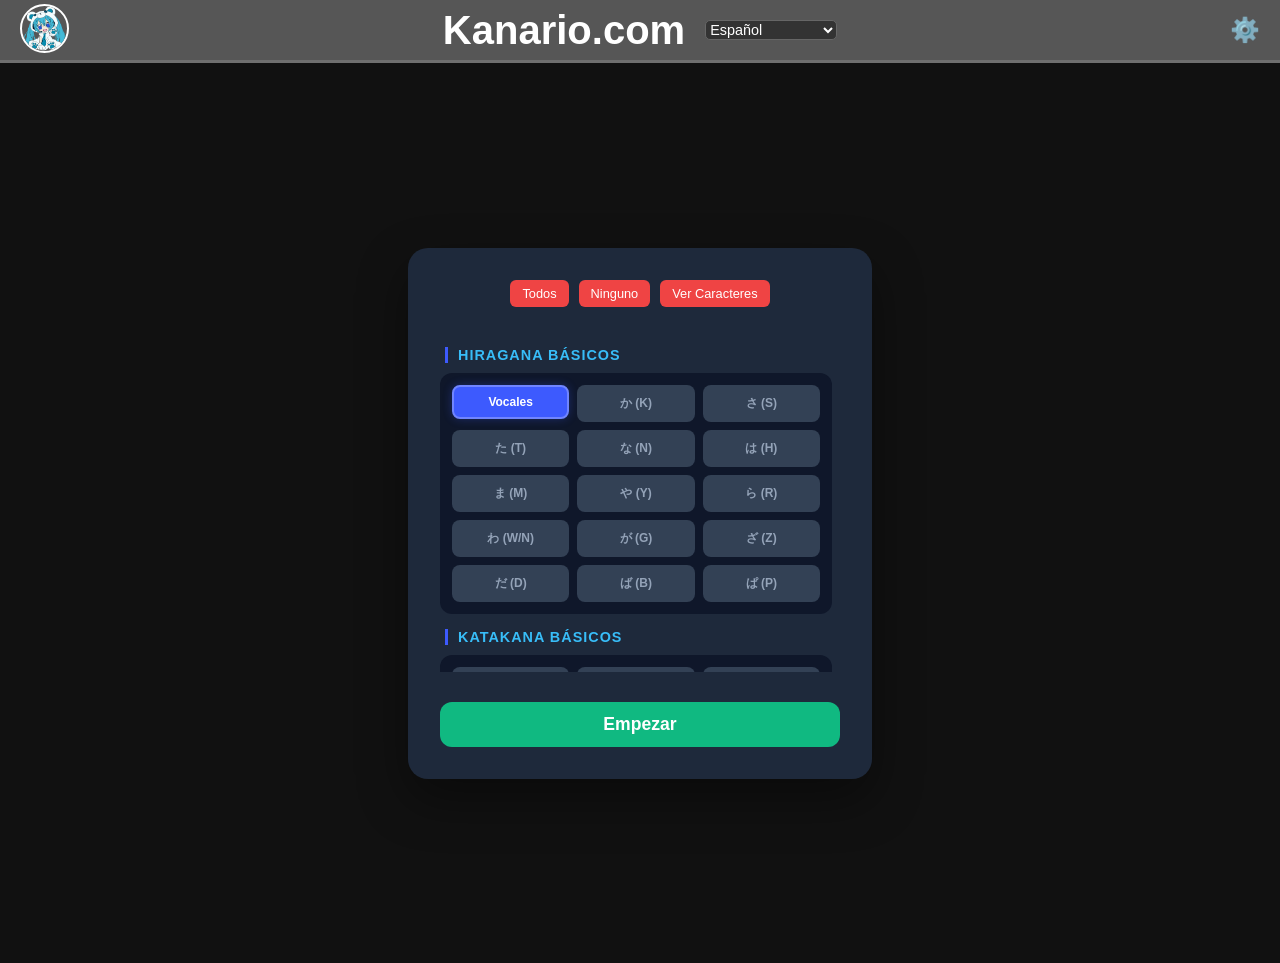
<file: J1_kanastudy.html>
<!DOCTYPE html>
<html lang="es">
<head>
    <meta charset="UTF-8">
    <meta name="viewport" content="width=device-width, initial-scale=1.0">
    <title>Kanario KanaStudy</title>
    <link rel="stylesheet" href="J2_kanastudy.css">
    <meta name="viewport" content="width=device-width, initial-scale=1.0">
</head>

<!--========================================================================================-->
<!--=======================================Header===========================================-->
<!--========================================================================================-->
        <header class="header">

    <!-----------------------------------LeftSide-------------------------------------------->

        <a href="index.html" class="menu-btn">
            <img src="src/miku.png" alt="Inicio">
        </a>

    
    <!-----------------------------------HeaderMain--------------------------------------------->

        <h1><span class="title">Kanario.com</span></h1>

            <select id="languageSelect" onchange="setLanguage(this.value)">
                <option value="es">Español</option>
                <option value="en">English</option>
                <option value="ja">日本語 (Nihongo)</option>
                <option value="fr">Français</option>
                <option value="de">Deutsch</option>
                <option value="it">Italiano</option>
            </select>

    <!--------------------------------------SettingsBar----------------------------------------->

        <div class="settings-btn" onclick="toggleSettings()">⚙️</div>
        <div class="settings-panel" id="settingsPanel">
            
        <h3>Themes</h3>

            <button onclick="setTheme('light')">Light</button>
            <button onclick="setTheme('dark')">Dark</button>
            <button onclick="setTheme('thematic')">Thematic</button>


        </div>
    </header>
<!--========================================================================================-->
<!--=======================================Seleccionador====================================-->
<!--========================================================================================-->
<main>
<div class="card">
<div id="menu">        

 <!--------------------------------------BotonesAutomaticos----------------------------------------->
    <div class="controles-seleccion">
        <button type="button" class="btn-sm" onclick="seleccionarTodo(true)">Todos</button>
        <button type="button" class="btn-sm" onclick="seleccionarTodo(false)">Ninguno</button>
        <button type="button" class="btn-sm" onclick="location.href='J4_charKANA.html'">Ver Caracteres</button>
    </div>
 <!--------------------------------------MenuDeSeleccion----------------------------------------->
<div class="grid-checks-container" id="scrollContainer">

    <div id="sec-basicos" class="script-section">
        <h4>Hiragana Básicos</h4>
        <div class="grid-checks">
            <label class="check-item"><input type="checkbox" data-script="h" value="Vocal" checked><span>Vocales</span></label>
            <label class="check-item"><input type="checkbox" data-script="h" value="K"><span>か (K)</span></label>
            <label class="check-item"><input type="checkbox" data-script="h" value="S"><span>さ (S)</span></label>
            <label class="check-item"><input type="checkbox" data-script="h" value="T"><span>た (T)</span></label>
            <label class="check-item"><input type="checkbox" data-script="h" value="N"><span>な (N)</span></label>
            <label class="check-item"><input type="checkbox" data-script="h" value="H"><span>は (H)</span></label>
            <label class="check-item"><input type="checkbox" data-script="h" value="M"><span>ま (M)</span></label>
            <label class="check-item"><input type="checkbox" data-script="h" value="Y"><span>や (Y)</span></label>
            <label class="check-item"><input type="checkbox" data-script="h" value="R"><span>ら (R)</span></label>
            <label class="check-item"><input type="checkbox" data-script="h" value="W/N"><span>わ (W/N)</span></label>
            <label class="check-item"><input type="checkbox" data-script="h" value="G"><span>が (G)</span></label>
            <label class="check-item"><input type="checkbox" data-script="h" value="Z"><span>ざ (Z)</span></label>
            <label class="check-item"><input type="checkbox" data-script="h" value="D"><span>だ (D)</span></label>
            <label class="check-item"><input type="checkbox" data-script="h" value="B"><span>ば (B)</span></label>
            <label class="check-item"><input type="checkbox" data-script="h" value="P"><span>ぱ (P)</span></label>
        </div>

        <h4>Katakana Básicos</h4>
        <div class="grid-checks">
            <label class="check-item"><input type="checkbox" data-script="k" value="Vocal"><span>ア (Vocal)</span></label>
            <label class="check-item"><input type="checkbox" data-script="k" value="K"><span>カ (K)</span></label>
            <label class="check-item"><input type="checkbox" data-script="k" value="S"><span>サ (S)</span></label>
            <label class="check-item"><input type="checkbox" data-script="k" value="T"><span>タ (T)</span></label>
            <label class="check-item"><input type="checkbox" data-script="k" value="N"><span>ナ (N)</span></label>
            <label class="check-item"><input type="checkbox" data-script="k" value="H"><span>ハ (H)</span></label>
            <label class="check-item"><input type="checkbox" data-script="k" value="M"><span>マ (M)</span></label>
            <label class="check-item"><input type="checkbox" data-script="k" value="Y"><span>ヤ (Y)</span></label>
            <label class="check-item"><input type="checkbox" data-script="k" value="R"><span>ラ (R)</span></label>
            <label class="check-item"><input type="checkbox" data-script="k" value="W/N"><span>ワ (W/N)</span></label>
            <label class="check-item"><input type="checkbox" data-script="k" value="G"><span>ガ (G)</span></label>
            <label class="check-item"><input type="checkbox" data-script="k" value="Z"><span>ザ (Z)</span></label>
            <label class="check-item"><input type="checkbox" data-script="k" value="D"><span>ダ (D)</span></label>
            <label class="check-item"><input type="checkbox" data-script="k" value="B"><span>バ (B)</span></label>
            <label class="check-item"><input type="checkbox" data-script="k" value="P"><span>パ (P)</span></label>
        </div>
    </div>

    <hr>

    <div id="sec-compuestos" class="script-section">
        <h4>Compuestos (Hiragana)</h4>
        <div class="grid-checks">
            <label class="check-item"><input type="checkbox" data-script="h" value="C1"><span>きゃ-しゅ</span></label>
            <label class="check-item"><input type="checkbox" data-script="h" value="C2"><span>しょ-にゃ</span></label>
            <label class="check-item"><input type="checkbox" data-script="h" value="C3"><span>にゅ-ひょ</span></label>
            <label class="check-item"><input type="checkbox" data-script="h" value="C4"><span>みゃ-りゅ</span></label>
            <label class="check-item"><input type="checkbox" data-script="h" value="C5"><span>りょ-じょ</span></label>
            <label class="check-item"><input type="checkbox" data-script="h" value="C6"><span>びゃ-ぴょ</span></label>
        </div>

        <h4>Compuestos (Katakana)</h4>
        <div class="grid-checks">
            <label class="check-item"><input type="checkbox" data-script="k" value="C1"><span>キャ-シュ</span></label>
            <label class="check-item"><input type="checkbox" data-script="k" value="C2"><span>ショ-ニャ</span></label>
            <label class="check-item"><input type="checkbox" data-script="k" value="C3"><span>ニュ-ヒョ</span></label>
            <label class="check-item"><input type="checkbox" data-script="k" value="C4"><span>ミャ-リョ</span></label>
            <label class="check-item"><input type="checkbox" data-script="k" value="C5"><span>リョ-ジョ</span></label>
            <label class="check-item"><input type="checkbox" data-script="k" value="C6"><span>ビャ-ピョ</span></label>
        </div>
    </div>

    <hr>

    <div id="sec-extras" class="script-section">
        <h4>Extras Katakana</h4>
        <div class="grid-checks">
            <label class="check-item"><input type="checkbox" data-script="k" value="E1"><span>F / V</span></label>
            <label class="check-item"><input type="checkbox" data-script="k" value="E2"><span>Ti / Di / Che</span></label>
            <label class="check-item"><input type="checkbox" data-script="k" value="E3"><span>She / Je / Tsa</span></label>
        </div>
    </div>
</div>
 <!--------------------------------------Empezar----------------------------------------->
    <button class="btn-principal" onclick="iniciarSesion()">Empezar</button>
</div>

 <!--------------------------------------PantallaDeJuego----------------------------------------->
    <div id="juego" class="hidden">
        <div class="header-juego">
            <span id="score">Racha: 0 </span>
            <br>
            <button class="btn-sm" onclick="volver()">Menú</button>
        </div>
        
        <div id="caracter-visual"></div>
        
        <input type="text" id="respuesta" placeholder="romaji..." autocomplete="off">
        
        <div id="feedback"></div>
    </div>
</div>
</main>

<script src="J3_kanastudy.js"></script>
</html>
</file>
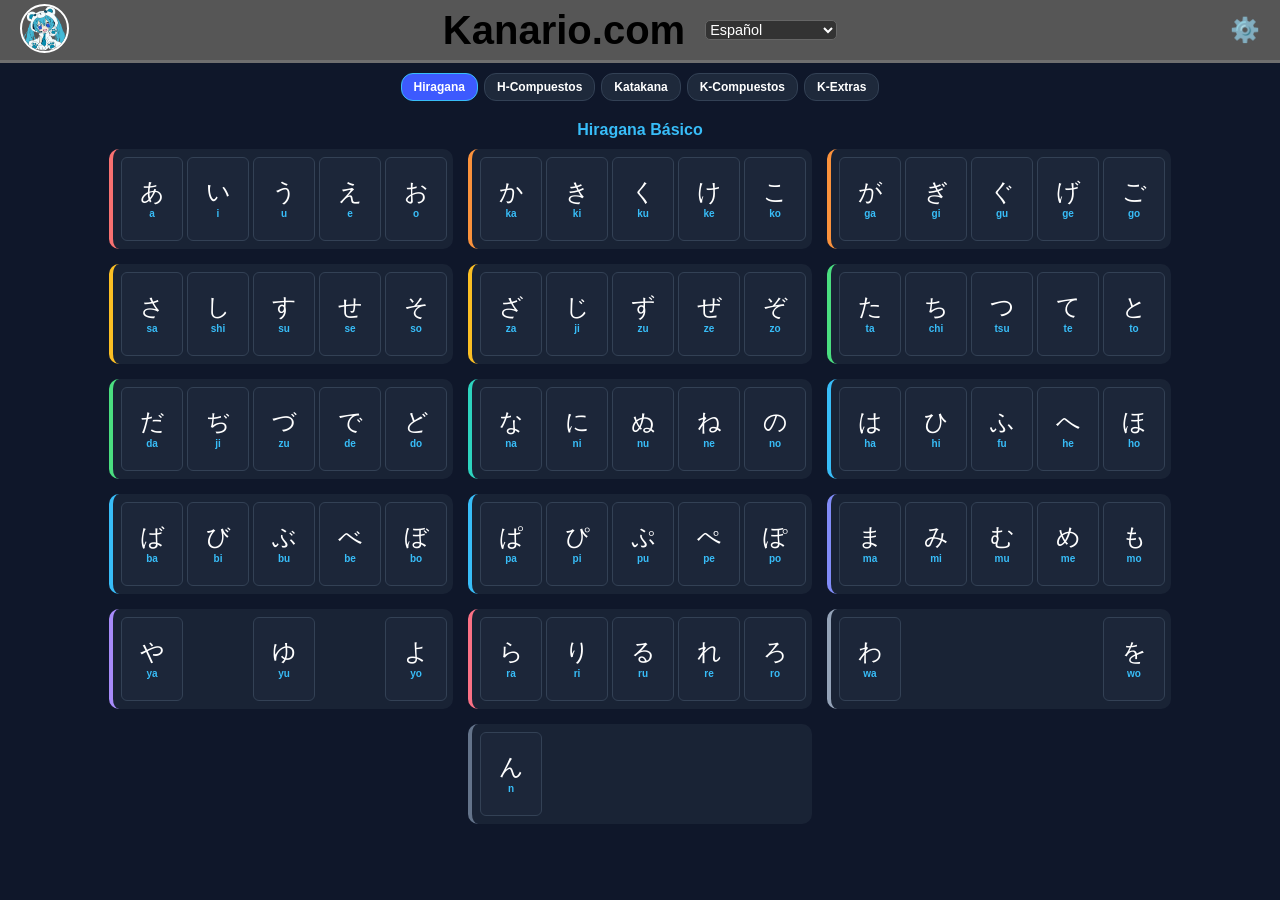
<file: J4_charKANA.html>
<!DOCTYPE html>
<html lang="es">
<head>
    <meta charset="UTF-8">
    <title>Kana Study</title>
    <meta name="viewport" content="width=device-width, initial-scale=1.0">

    <link rel="stylesheet" href="J5_charKana.css">

</head>
<body>
<!--========================================================================================-->
<!--=======================================Header===========================================-->
<!--========================================================================================-->
        <header class="header">

    <!-----------------------------------LeftSide-------------------------------------------->

        <a href="J1_kanaStudy.html" class="menu-btn">
            <img src="src/miku.png" alt="Inicio">
        </a>

    
    <!-----------------------------------HeaderMain--------------------------------------------->

        <h1><span class="title">Kanario.com</span></h1>

            <select id="languageSelect" onchange="setLanguage(this.value)">
                <option value="es">Español</option>
                <option value="en">English</option>
                <option value="ja">日本語 (Nihongo)</option>
                <option value="fr">Français</option>
                <option value="de">Deutsch</option>
                <option value="it">Italiano</option>
            </select>

    <!--------------------------------------SettingsBar----------------------------------------->

        <div class="settings-btn" onclick="toggleSettings()">⚙️</div>
        <div class="settings-panel" id="settingsPanel">
            
        <h3>Themes</h3>

            <button onclick="setTheme('light')">Light</button>
            <button onclick="setTheme('dark')">Dark</button>
            <button onclick="setTheme('thematic')">Thematic</button>


        </div>
    </header>
<!--========================================================================================-->
<!--=======================================MenuDeSeleccion==================================-->
<!--========================================================================================-->

    <main>
        <div class="menu">
            <button id="btn-h-basic" class="active" onclick="showSection('h-basic')">Hiragana</button>
            <button id="btn-h-combo" onclick="showSection('h-combo')">H-Compuestos</button>
            <button id="btn-k-basic" onclick="showSection('k-basic')">Katakana</button>
            <button id="btn-k-combo" onclick="showSection('k-combo')">K-Compuestos</button>
            <button id="btn-k-extra" onclick="showSection('k-extra')">K-Extras</button>
        </div>

        <div id="h-basic" class="section-container"><h2>Hiragana Básico</h2><div id="grid-h-basic" class="grid-wrapper"></div></div>
        <div id="h-combo" class="section-container hidden"><h2>Hiragana Compuesto</h2><div id="grid-h-combo" class="grid-wrapper"></div></div>
        <div id="k-basic" class="section-container hidden"><h2>Katakana Básico</h2><div id="grid-k-basic" class="grid-wrapper"></div></div>
        <div id="k-combo" class="section-container hidden"><h2>Katakana Compuesto</h2><div id="grid-k-combo" class="grid-wrapper"></div></div>
        <div id="k-extra" class="section-container hidden"><h2>Katakana Extras</h2><div id="grid-k-extra" class="grid-wrapper"></div></div>
    </main>
    <!--========================================================================================-->
    <script src="LB2_characters.js"></script>
</body>
</html>
</file>
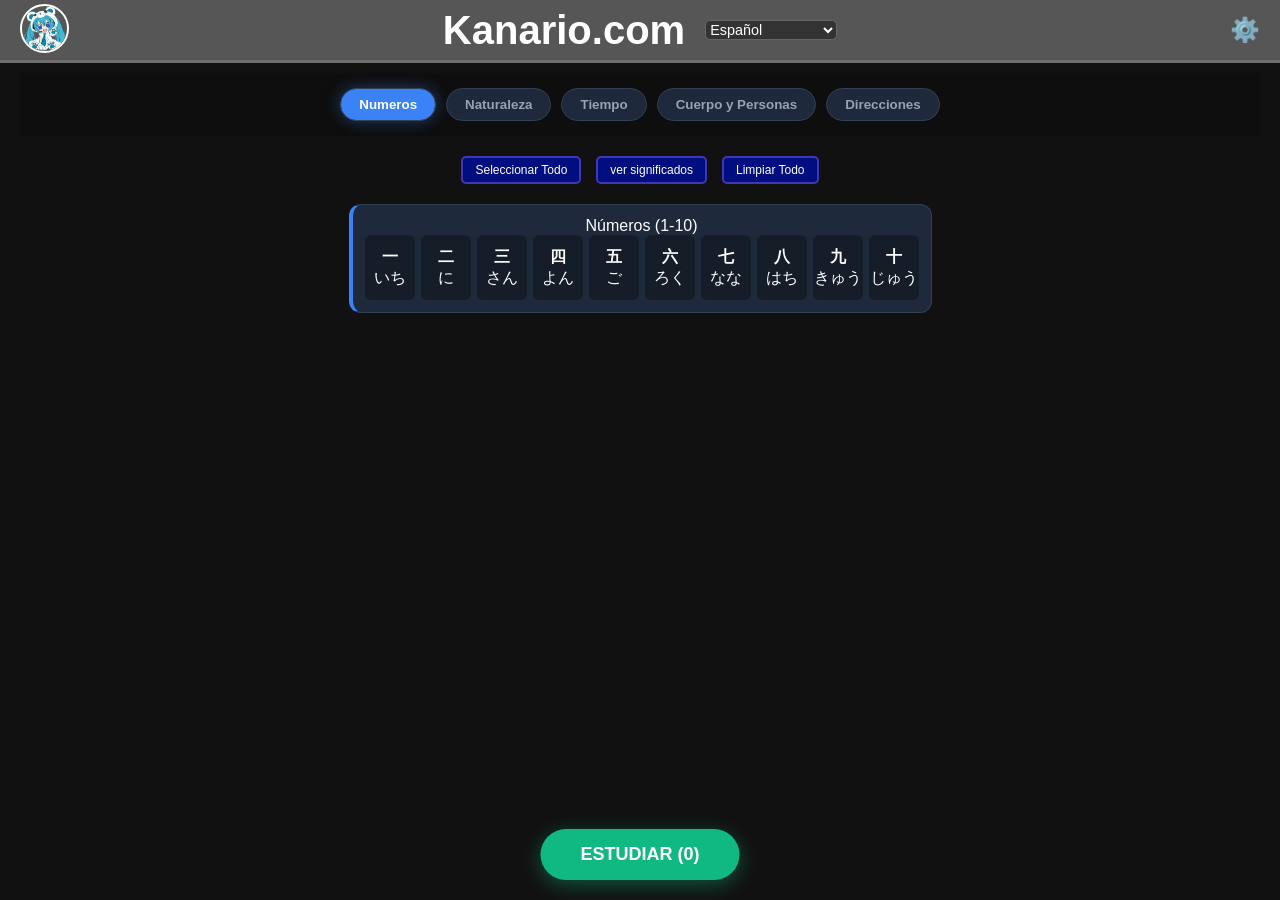
<file: K1_kanjiStudy.html>
<!DOCTYPE html>
<html lang="es">
<head>
    <meta charset="UTF-8">
    <meta name="viewport" content="width=device-width, initial-scale=1.0">
    <title>Kanario KanjiStudy</title>
    <link rel="stylesheet" href="K2_kanjiStudy.css">
    <meta name="viewport" content="width=device-width, initial-scale=1.0">
</head>
<body>

<!--========================================================================================-->
<!--=======================================Header===========================================-->
<!--========================================================================================-->
        <header class="header">

    <!-----------------------------------LeftSide-------------------------------------------->

        <a href="index.html" class="menu-btn">
            <img src="src/miku.png" alt="Inicio">
        </a>

    
    <!-----------------------------------HeaderMain--------------------------------------------->

        <h1><span class="title">Kanario.com</span></h1>

            <select id="languageSelect" onchange="setLanguage(this.value)">
                <option value="es">Español</option>
                <option value="en">English</option>
                <option value="ja">日本語 (Nihongo)</option>
                <option value="fr">Français</option>
                <option value="de">Deutsch</option>
                <option value="it">Italiano</option>
            </select>

    <!--------------------------------------SettingsBar----------------------------------------->

        <div class="settings-btn" onclick="toggleSettings()">⚙️</div>
        <div class="settings-panel" id="settingsPanel">
            
        <h3>Themes</h3>

            <button onclick="setTheme('light')">Light</button>
            <button onclick="setTheme('dark')">Dark</button>
            <button onclick="setTheme('thematic')">Thematic</button>


        </div>
    </header>
<!--========================================================================================-->
<!--=======================================MenuDeSeleccion==================================-->
<!--========================================================================================-->

<main>
    <div class="container">
        <div id="setup-screen" class="screen active-screen">   
        
            <div class="nav-container" id="category-tabs">
            </div>
    <!--------------------------------------BotonesAutomaticos----------------------------------------->
            <div class="action-bar">
                <button class="btn-small" onclick="selectAll(true)">Seleccionar Todo</button>
                <a  href="K4_charKANJI.html">
                 <button class="btn-small">ver significados</button>
                 </a>
                <button class="btn-small" onclick="selectAll(false)">Limpiar Todo</button>
            </div>

            <div id="groups-container" class="grid-groups"></div>
    <!--------------------------------------Empezar----------------------------------------->
            <div class="footer-controls">
                <button class="btn-study" onclick="startStudySession()">ESTUDIAR (<span id="count">0</span>)</button>
            </div>
        </div>
    <!--------------------------------------GameScreen----------------------------------------->
        <div id="game-screen" class="screen">
            <div class="game-container">
                <div id="game-progress" style="margin-bottom: 20px; color: var(--text-dim);"></div>
                <div id="game-laps" style="margin-bottom: 20px; color: var(--text-dim);">< </div>
                <div class="kanji-display" id="current-kanji"></div>
                <div class="kana-hint" id="current-kana"></div>
                <div class="kana-hint" id="current-significado"></div>
                <input type="text" id="answer-input" class="answer-input" placeholder="Escribe el romaji..." autocomplete="off">
                <p id="feedback" style="margin-top: 20px; font-weight: bold;"></p>
                <button class="btn-small" style="margin-top: 30px;" onclick="location.reload()">Volver</button>
            </div>
        </div>
    </div>
</main>

<script src="K3_kanjiStudy.js"></script>
</body>
</html>
</file>
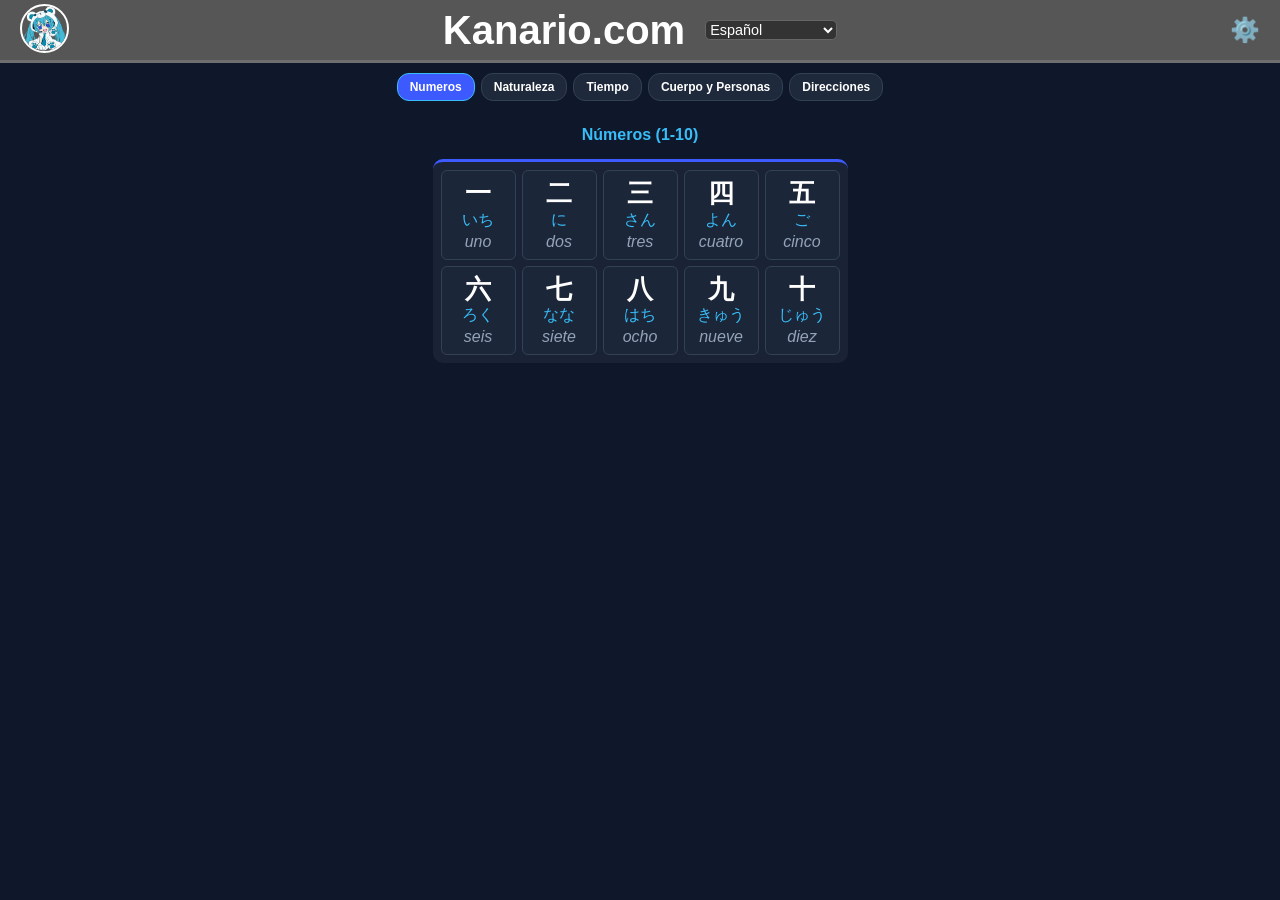
<file: K4_charKANJI.html>
<!DOCTYPE html>
<html lang="es">
<head>
<meta charset="UTF-8">
<title>Caracteres Kanji</title>
<meta name="viewport" content="width=device-width, initial-scale=1.0">
<link rel="stylesheet" href="K5_charKANJI.css">
</head>
<body>
<!--========================================================================================-->
<!--=======================================Header===========================================-->
<!--========================================================================================-->
    
        <header class="header">

    <!-----------------------------------LeftSide-------------------------------------------->

        <a href="K1_kanjiStudy.html" class="menu-btn">
            <img src="src/miku.png" alt="Inicio">
        </a>

    
    <!-----------------------------------HeaderMain--------------------------------------------->

        <h1><span class="title">Kanario.com</span></h1>

            <select id="languageSelect" onchange="setLanguage(this.value)">
                <option value="es">Español</option>
                <option value="en">English</option>
                <option value="ja">日本語 (Nihongo)</option>
                <option value="fr">Français</option>
                <option value="de">Deutsch</option>
                <option value="it">Italiano</option>
            </select>

    <!--------------------------------------SettingsBar----------------------------------------->

        <div class="settings-btn" onclick="toggleSettings()">⚙️</div>
        <div class="settings-panel" id="settingsPanel">
            
        <h3>Themes</h3>

            <button onclick="setTheme('light')">Light</button>
            <button onclick="setTheme('dark')">Dark</button>
            <button onclick="setTheme('thematic')">Thematic</button>


        </div>
    </header>
<!--========================================================================================-->
<!--=======================================caracteresVisualizacion==========================-->
<!--========================================================================================-->
<main>

    <div id="category-tabs" class="menu" style="background-color: transparent"></div>
    <div id="kanji-display-area" style="width: 100%;"></div>

</main>
<script src="LB2_characters.js"></script>
</body>
</html>
</file>
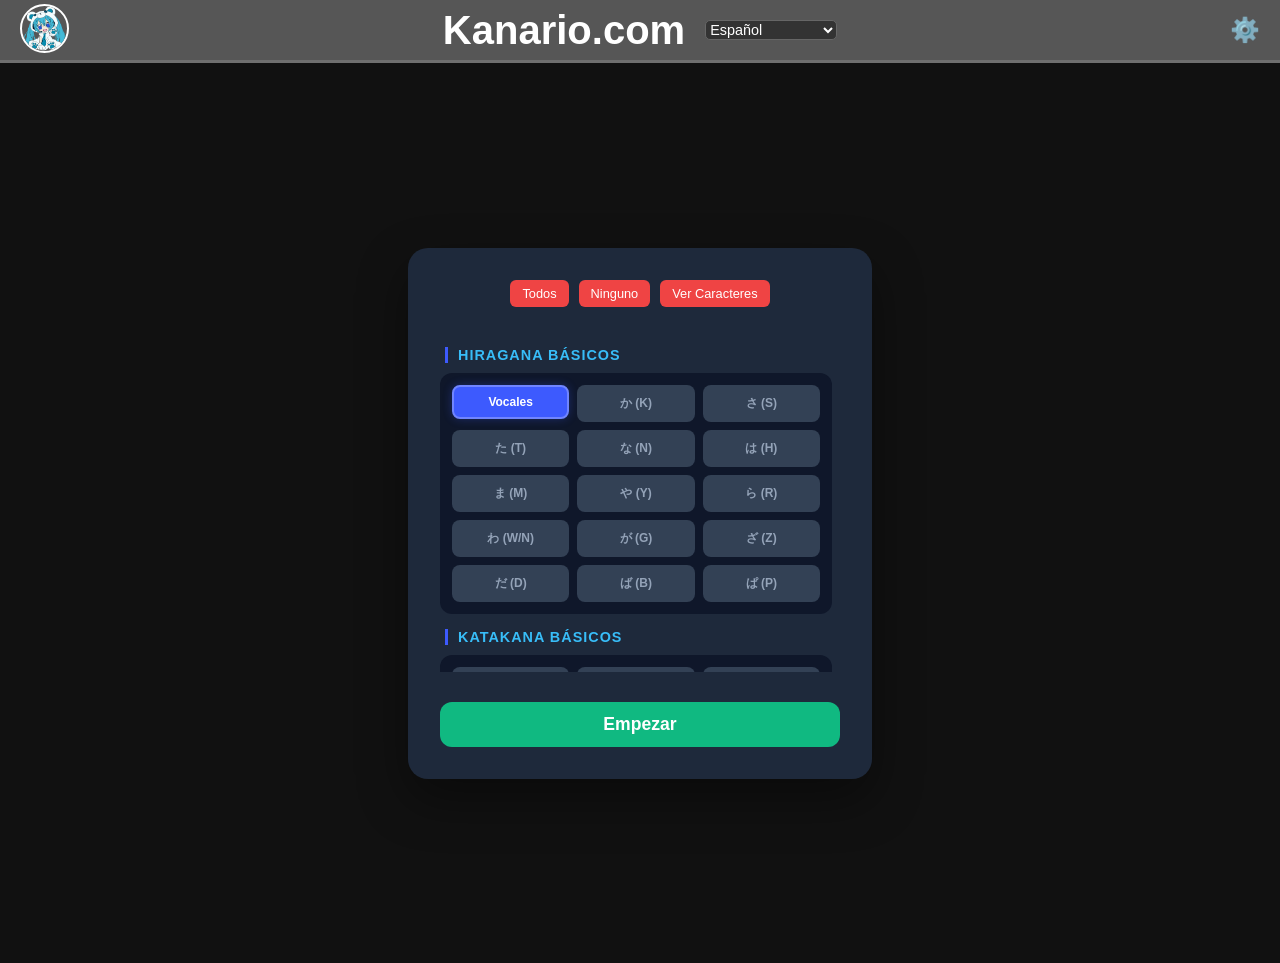
<file: kanastudy.html>
<!DOCTYPE html>
<html lang="es">
<head>
    <meta charset="UTF-8">
    <meta name="viewport" content="width=device-width, initial-scale=1.0">
    <title>Kanario KanaStudy</title>
    <link rel="stylesheet" href="kanastudyCS.css">
    <meta name="viewport" content="width=device-width, initial-scale=1.0">
</head>

<!--========================================================================================-->
<!--=======================================Header===========================================-->
<!--========================================================================================-->
        <header class="header">

    <!-----------------------------------LeftSide-------------------------------------------->

        <a href="index.html" class="menu-btn">
            <img src="src/miku.png" alt="Inicio">
        </a>

    
    <!-----------------------------------HeaderMain--------------------------------------------->

        <h1><span class="title">Kanario.com</span></h1>

            <select id="languageSelect" onchange="setLanguage(this.value)">
                <option value="es">Español</option>
                <option value="en">English</option>
                <option value="ja">日本語 (Nihongo)</option>
                <option value="fr">Français</option>
                <option value="de">Deutsch</option>
                <option value="it">Italiano</option>
            </select>

    <!--------------------------------------SettingsBar----------------------------------------->

        <div class="settings-btn" onclick="toggleSettings()">⚙️</div>
        <div class="settings-panel" id="settingsPanel">
            
        <h3>Themes</h3>

            <button onclick="setTheme('light')">Light</button>
            <button onclick="setTheme('dark')">Dark</button>
            <button onclick="setTheme('thematic')">Thematic</button>


        </div>
    </header>
<!--========================================================================================-->
<!--=======================================Seleccionador====================================-->
<!--========================================================================================-->
<main>
<div class="card">
<div id="menu">        

 <!--------------------------------------BotonesAutomaticos----------------------------------------->
    <div class="controles-seleccion">
        <button type="button" class="btn-sm" onclick="seleccionarTodo(true)">Todos</button>
        <button type="button" class="btn-sm" onclick="seleccionarTodo(false)">Ninguno</button>
        <button type="button" class="btn-sm" onclick="location.href='caracteres.html'">Ver Caracteres</button>
    </div>
 <!--------------------------------------MenuDeSeleccion----------------------------------------->
<div class="grid-checks-container" id="scrollContainer">

    <div id="sec-basicos" class="script-section">
        <h4>Hiragana Básicos</h4>
        <div class="grid-checks">
            <label class="check-item"><input type="checkbox" data-script="h" value="Vocal" checked><span>Vocales</span></label>
            <label class="check-item"><input type="checkbox" data-script="h" value="K"><span>か (K)</span></label>
            <label class="check-item"><input type="checkbox" data-script="h" value="S"><span>さ (S)</span></label>
            <label class="check-item"><input type="checkbox" data-script="h" value="T"><span>た (T)</span></label>
            <label class="check-item"><input type="checkbox" data-script="h" value="N"><span>な (N)</span></label>
            <label class="check-item"><input type="checkbox" data-script="h" value="H"><span>は (H)</span></label>
            <label class="check-item"><input type="checkbox" data-script="h" value="M"><span>ま (M)</span></label>
            <label class="check-item"><input type="checkbox" data-script="h" value="Y"><span>や (Y)</span></label>
            <label class="check-item"><input type="checkbox" data-script="h" value="R"><span>ら (R)</span></label>
            <label class="check-item"><input type="checkbox" data-script="h" value="W/N"><span>わ (W/N)</span></label>
            <label class="check-item"><input type="checkbox" data-script="h" value="G"><span>が (G)</span></label>
            <label class="check-item"><input type="checkbox" data-script="h" value="Z"><span>ざ (Z)</span></label>
            <label class="check-item"><input type="checkbox" data-script="h" value="D"><span>だ (D)</span></label>
            <label class="check-item"><input type="checkbox" data-script="h" value="B"><span>ば (B)</span></label>
            <label class="check-item"><input type="checkbox" data-script="h" value="P"><span>ぱ (P)</span></label>
        </div>

        <h4>Katakana Básicos</h4>
        <div class="grid-checks">
            <label class="check-item"><input type="checkbox" data-script="k" value="Vocal"><span>ア (Vocal)</span></label>
            <label class="check-item"><input type="checkbox" data-script="k" value="K"><span>カ (K)</span></label>
            <label class="check-item"><input type="checkbox" data-script="k" value="S"><span>サ (S)</span></label>
            <label class="check-item"><input type="checkbox" data-script="k" value="T"><span>タ (T)</span></label>
            <label class="check-item"><input type="checkbox" data-script="k" value="N"><span>ナ (N)</span></label>
            <label class="check-item"><input type="checkbox" data-script="k" value="H"><span>ハ (H)</span></label>
            <label class="check-item"><input type="checkbox" data-script="k" value="M"><span>マ (M)</span></label>
            <label class="check-item"><input type="checkbox" data-script="k" value="Y"><span>ヤ (Y)</span></label>
            <label class="check-item"><input type="checkbox" data-script="k" value="R"><span>ラ (R)</span></label>
            <label class="check-item"><input type="checkbox" data-script="k" value="W/N"><span>ワ (W/N)</span></label>
            <label class="check-item"><input type="checkbox" data-script="k" value="G"><span>ガ (G)</span></label>
            <label class="check-item"><input type="checkbox" data-script="k" value="Z"><span>ザ (Z)</span></label>
            <label class="check-item"><input type="checkbox" data-script="k" value="D"><span>ダ (D)</span></label>
            <label class="check-item"><input type="checkbox" data-script="k" value="B"><span>バ (B)</span></label>
            <label class="check-item"><input type="checkbox" data-script="k" value="P"><span>パ (P)</span></label>
        </div>
    </div>

    <hr>

    <div id="sec-compuestos" class="script-section">
        <h4>Compuestos (Hiragana)</h4>
        <div class="grid-checks">
            <label class="check-item"><input type="checkbox" data-script="h" value="C1"><span>きゃ-しゅ</span></label>
            <label class="check-item"><input type="checkbox" data-script="h" value="C2"><span>しょ-にゃ</span></label>
            <label class="check-item"><input type="checkbox" data-script="h" value="C3"><span>にゅ-ひょ</span></label>
            <label class="check-item"><input type="checkbox" data-script="h" value="C4"><span>みゃ-りゅ</span></label>
            <label class="check-item"><input type="checkbox" data-script="h" value="C5"><span>りょ-じょ</span></label>
            <label class="check-item"><input type="checkbox" data-script="h" value="C6"><span>びゃ-ぴょ</span></label>
        </div>

        <h4>Compuestos (Katakana)</h4>
        <div class="grid-checks">
            <label class="check-item"><input type="checkbox" data-script="k" value="C1"><span>キャ-シュ</span></label>
            <label class="check-item"><input type="checkbox" data-script="k" value="C2"><span>ショ-ニャ</span></label>
            <label class="check-item"><input type="checkbox" data-script="k" value="C3"><span>ニュ-ヒョ</span></label>
            <label class="check-item"><input type="checkbox" data-script="k" value="C4"><span>ミャ-リョ</span></label>
            <label class="check-item"><input type="checkbox" data-script="k" value="C5"><span>リョ-ジョ</span></label>
            <label class="check-item"><input type="checkbox" data-script="k" value="C6"><span>ビャ-ピョ</span></label>
        </div>
    </div>

    <hr>

    <div id="sec-extras" class="script-section">
        <h4>Extras Katakana</h4>
        <div class="grid-checks">
            <label class="check-item"><input type="checkbox" data-script="k" value="E1"><span>F / V</span></label>
            <label class="check-item"><input type="checkbox" data-script="k" value="E2"><span>Ti / Di / Che</span></label>
            <label class="check-item"><input type="checkbox" data-script="k" value="E3"><span>She / Je / Tsa</span></label>
        </div>
    </div>
</div>
 <!--------------------------------------Empezar----------------------------------------->
    <button class="btn-principal" onclick="iniciarSesion()">Empezar</button>
</div>

 <!--------------------------------------PantallaDeJuego----------------------------------------->
    <div id="juego" class="hidden">
        <div class="header-juego">
            <span id="score">Racha: 0 </span>
            <button class="btn-sm" onclick="volver()">Menú</button>
        </div>
        
        <div id="caracter-visual"></div>
        
        <input type="text" id="respuesta" placeholder="romaji..." autocomplete="off">
        
        <div id="feedback"></div>
    </div>
</div>
</main>

<script src="kanastudyJS.js"></script>
</html>
</file>
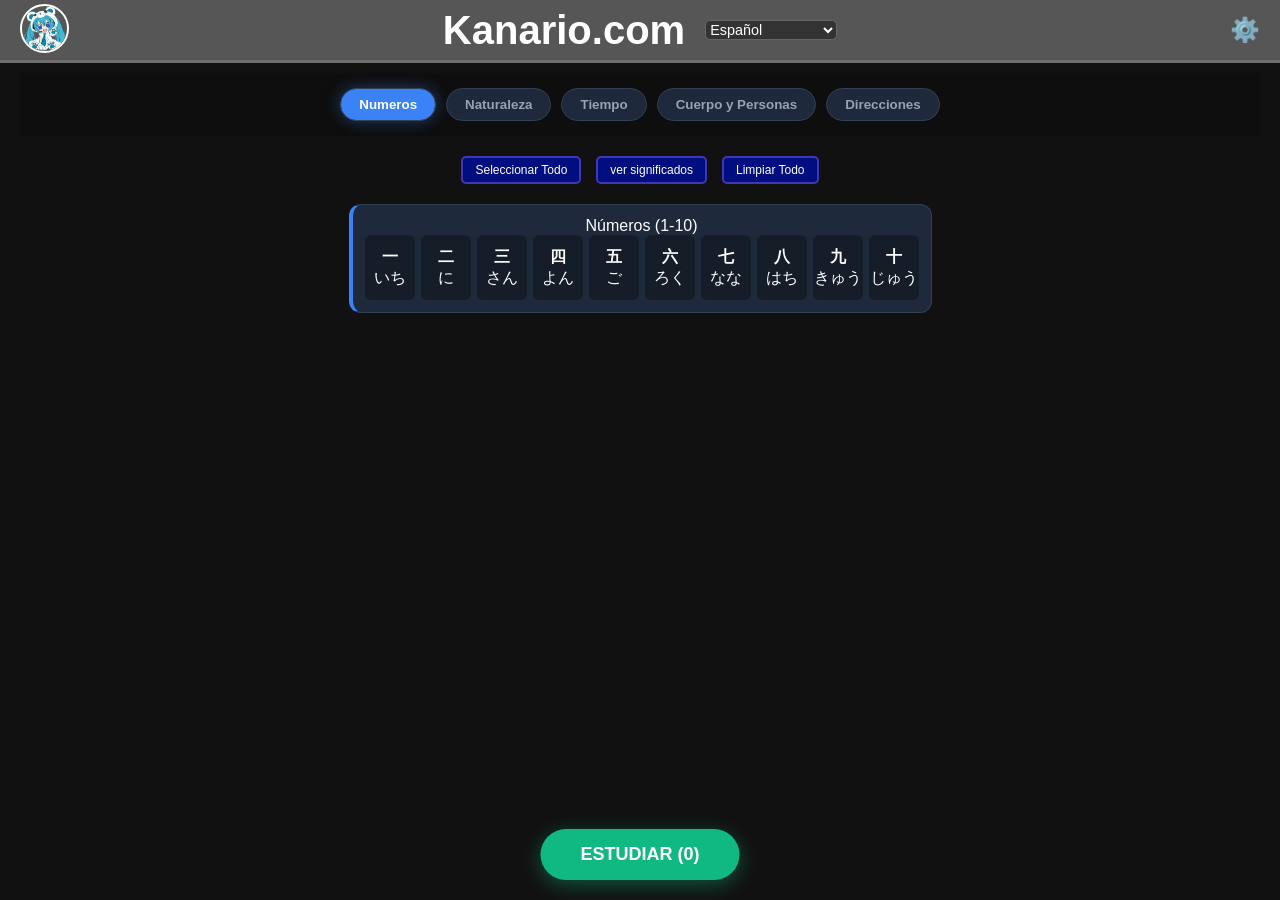
<file: kanjiStudy.html>
<!DOCTYPE html>
<html lang="es">
<head>
    <meta charset="UTF-8">
    <meta name="viewport" content="width=device-width, initial-scale=1.0">
    <title>Kanario KanjiStudy</title>
    <style>
        :root {
            --bg-dark: #0b1120;
            --card-bg: #1e293b;
            --primary: #3b82f6;
            --accent: #10b981;
            --error: #ef4444;
            --text-main: #f8fafc;
            --text-dim: #94a3b8;
            --border: #334155;
        }

        body {
            font-family: 'Segoe UI', "Yu Gothic", sans-serif;
            margin: 0;
            background: #111;
            color: white;
            text-align: center;
            min-height: 100vh;
        }

        /* Temas */
        body.thematic {
            background-image: url('src/backgroundKanaStu.jpg');
            background-size: cover;
            background-position: center;
            background-attachment: fixed;
        }

        header {
            width: 100%;
            height: 60px;
            display: flex;
            justify-content: center;
            align-items: center;
            background-color: #565656;
            border-bottom: 3px solid #6f6f6f;
            position: sticky;
            top: 0;
            z-index: 1000;
        }
        header.light { background-color: #b9b9b9; border-bottom: 3px solid #000; color: #000; }
        header.thematic { background: rgba(255, 255, 255, 0.3); color: #222; border-bottom: 3px solid #393939; }
        
        header h1 {
            margin: 0;
            font-size: 2.5rem;
            white-space: nowrap;
        }

        #languageSelect {
            min-width: 60px;
            width: auto;
            margin-left: 20px;
            size: auto;
            background: #333;
            color: white;
            border: 1px solid #666;
            border-radius: 5px;
            font-size: 0.9rem;
            cursor: pointer;
        }
		body.thematic #languageSelect { background: rgba(255, 255, 255, 0.5); color: #000; }

        /* Contenedor principal */
        main {
            width: 100%;
            padding: 0; /* Sin espacio para que pegue arriba */
        }

        .container {
            width: 100%;
            max-width: 100%; /* Ocupa todo el ancho */
            padding: 10px 20px;
            box-sizing: border-box;
        }

        /* Navegación pegada arriba */
        .nav-container {
            display: flex;
            justify-content: center;
            gap: 10px;
            margin-bottom: 20px;
            flex-wrap: wrap;
            padding: 15px 0;
            background: rgba(0,0,0,0.2); /* Sutil separación */
        }

        .tab-btn {
            background: #1e293b;
            border: 1px solid var(--border);
            color: var(--text-dim);
            padding: 8px 18px;
            border-radius: 20px;
            cursor: pointer;
            font-weight: 600;
            transition: 0.3s;
        }

        .tab-btn.active {
            background: var(--primary);
            color: white;
            box-shadow: 0 0 15px rgba(59, 130, 246, 0.4);
        }

        /* Botones de acción */
        .action-bar {
            display: flex;
            justify-content: center;
            gap: 15px;
            margin-bottom: 20px;
        }

        .btn-small {
            background: rgb(1, 14, 128);
            color: #ffffff;
            border: 2px solid #4235b6;
            padding: 5px 12px;
            border-radius: 5px;
            cursor: pointer;
            font-size: 12px;
        }

        /* Tarjetas de Kanji Compactas */
        .grid-groups {
            display: flex;
            flex-wrap: wrap;
            justify-content: center;
            gap: 15px;
            margin-bottom: 100px;
        }

        .group-card {
            background: var(--card-bg);
            border: 1px solid var(--border);
            border-left: 4px solid var(--primary);
            border-radius: 12px;
            padding: 12px;
            cursor: pointer;
            width: fit-content; /* Solo el espacio necesario */
            min-width: 150px;
        }

        .group-card.selected { background: #1e3a8a; border-color: var(--primary); }

        .kanji-mini-grid { display: flex; gap: 6px; flex-wrap: wrap; justify-content: center; }
        
        .mini-char {
            background: rgba(0,0,0,0.3);
            width: 50px;
            height: 65px;
            border-radius: 6px;
            display: flex;
            flex-direction: column;
            align-items: center;
            justify-content: center;
        }

        .footer-controls {
            position: fixed;
            bottom: 20px;
            left: 50%;
            transform: translateX(-50%);
            z-index: 1000;
        }

        .btn-study {
            background: var(--accent);
            color: white;
            border: none;
            padding: 15px 40px;
            border-radius: 50px;
            font-size: 18px;
            font-weight: bold;
            cursor: pointer;
            box-shadow: 0 5px 20px rgba(16, 185, 129, 0.4);
        }

        .menu-btn { position: absolute; left: 20px; z-index: 1100; }
        .menu-btn img { width: 45px; height: 45px; border-radius: 50%; border: 2px solid white; }
        .settings-btn { position: absolute; right: 20px; cursor: pointer; font-size: 24px; z-index: 2100; }
        .settings-panel button {width: 100%; padding: 10px; margin-top: 5px; background: #333; border: none; color: white; cursor: pointer;}
        body.thematic .settings-panel button {background: rgba(255, 255, 255, 0.3); color: #222; border: 1px solid #393939;}
        
        .settings-panel {
            position: fixed; right: -300px; top: 0; width: 250px; height: 100%;
            background: #1e293b; padding: 20px; transition: 0.4s; z-index: 2000;
            border-left: 2px solid var(--border);
        }
        .settings-panel.open { right: 0; }

        body.thematic .settings-panel {
        background-image: url('src/thematicRightSidebar.png');
        background-size: cover;
        border-left: 5px solid #111;
    }

        .screen { display: none; }
        .active-screen { display: block; }

        .game-container { margin-top: 50px; background: var(--card-bg); padding: 40px; border-radius: 20px; display: inline-block; }
        .kanji-display { font-size: 100px; color: var(--primary); }
        .kana-hint {font-size: 30px; color: var(--primary)}
    </style>
<!--========================================================================================-->
<!--       ██████╗  ███████╗ ███████╗                                                       -->
<!--      ██╔════╝  ██╔════╝ ██╔════╝                                                       -->
<!--      ██║       ███████╗ ███████╗                                                       -->
<!--      ██║       ╚════██║ ╚════██║                                                       -->
<!--      ╚██████╗  ███████║ ███████║                                                       -->
<!--       ╚═════╝  ╚══════╝ ╚══════╝                                                       -->
<!--========================================================================================-->
</head>
<body>

<!--========================================================================================-->
<!--=======================================Header===========================================-->
<!--========================================================================================-->
        <header class="header">

    <!-----------------------------------LeftSide-------------------------------------------->

        <a href="index.html" class="menu-btn">
            <img src="src/miku.png" alt="Inicio">
        </a>

    
    <!-----------------------------------HeaderMain--------------------------------------------->

        <h1><span class="title">Kanario.com</span></h1>

            <select id="languageSelect" onchange="setLanguage(this.value)">
                <option value="es">Español</option>
                <option value="en">English</option>
                <option value="ja">日本語 (Nihongo)</option>
                <option value="fr">Français</option>
                <option value="de">Deutsch</option>
                <option value="it">Italiano</option>
            </select>

    <!--------------------------------------SettingsBar----------------------------------------->

        <div class="settings-btn" onclick="toggleSettings()">⚙️</div>
        <div class="settings-panel" id="settingsPanel">
            
        <h3>Themes</h3>

            <button onclick="setTheme('light')">Light</button>
            <button onclick="setTheme('dark')">Dark</button>
            <button onclick="setTheme('thematic')">Thematic</button>


        </div>
    </header>
<!--========================================================================================-->
<!--=======================================MenuDeSeleccion==================================-->
<!--========================================================================================-->

<main>
    <div class="container">
        <div id="setup-screen" class="screen active-screen">   
        
            <div class="nav-container" id="category-tabs">
            </div>
    <!--------------------------------------BotonesAutomaticos----------------------------------------->
            <div class="action-bar">
                <button class="btn-small" onclick="selectAll(true)">Seleccionar Todo</button>
                <a  href="caracteresKANJI.html">
                 <button class="btn-small">ver significados</button>
                 </a>
                <button class="btn-small" onclick="selectAll(false)">Limpiar Todo</button>
            </div>

            <div id="groups-container" class="grid-groups"></div>
    <!--------------------------------------Empezar----------------------------------------->
            <div class="footer-controls">
                <button class="btn-study" onclick="startStudySession()">ESTUDIAR (<span id="count">0</span>)</button>
            </div>
        </div>
    <!--------------------------------------GameScreen----------------------------------------->
        <div id="game-screen" class="screen">
            <div class="game-container">
                <div id="game-progress" style="margin-bottom: 20px; color: var(--text-dim);"></div>
                <div id="game-laps" style="margin-bottom: 20px; color: var(--text-dim);">< </div>
                <div class="kanji-display" id="current-kanji"></div>
                <div class="kana-hint" id="current-kana"></div>
                <div class="kana-hint" id="current-significado"></div>
                <input type="text" id="answer-input" class="answer-input" placeholder="Escribe el romaji..." autocomplete="off">
                <p id="feedback" style="margin-top: 20px; font-weight: bold;"></p>
                <button class="btn-small" style="margin-top: 30px;" onclick="location.reload()">Volver</button>
            </div>
        </div>
    </div>
</main>

<script src="kanjiStudy.js"></script>
</body>
</html>
</file>
<file: A2_styles.css>
/* =========================
		   HEADER Y SELECTOR IDIOMA
		========================= */
        header {
            width: 100%;
            height: 60px;
            display: flex;
            justify-content: center;
            align-items: center;
            background-color: #565656;
            border-bottom: 3px solid #6f6f6f;
            position: sticky;
            top: 0;
            z-index: 1000;
        }
        header.light { background-color: #b9b9b9; border-bottom: 3px solid #000; color: #000; }
        header.thematic { background: rgba(255, 255, 255, 0.3); color: #222; border-bottom: 3px solid #393939; }
        
        header h1 {
            margin: 0;
            font-size: 2.5rem;
            white-space: nowrap;
        }

        #languageSelect {
            min-width: 60px;
            width: auto;
            margin-left: 20px;
            size: auto;
            background: #333;
            color: white;
            border: 1px solid #666;
            border-radius: 5px;
            font-size: 0.9rem;
            cursor: pointer;
        }
		body.thematic #languageSelect { background: rgba(255, 255, 255, 0.5); color: #000; }

		/* =========================
		   ESTRUCTURA GENERAL
		========================= */
		body {
		    font-family: 'Segoe UI', "Yu Gothic", sans-serif;
		    margin: 0;
		    font-family: Arial, sans-serif;
		    background: #111;
		    color: white;
		    text-align: center;
		}
		body.light { background: #f5f5f5; color: black; }
		body.thematic {background-image: url('src/thematicBodyBackground.png');background-size: cover;background-position: center;background-repeat: no-repeat;}


		main {
		    height: 100vh;
		    display: flex;
		    flex-direction: column;
		    justify-content: center;
		    align-items: center;
		}


		/* =========================
		   MENÚ PRINCIPAL
		========================= */
		.menu {
		    display: grid;
		    grid-template-columns: repeat(3, 200px);
		    gap: 32px;
		    margin-top: 20px;
		}

		.menu-item {
		    width: 200px;
		    height: 200px;
		    border-radius: 15px;
		    border: #000000 solid 5px;
		    background: #1a1a1a;
		    display: flex;
		    align-items: center;
		    justify-content: center;
		    position: relative;
		    overflow: hidden;
		}
        body.light .menu-item { background: #ddd; }
        body.thematic .menu-item { background: #f8df96; color: rgb(0, 0, 0); }

		.menu-item img {
		    width: 100%;
		    height: 100%;
		    object-fit: contain;
		    image-rendering: pixelated;
		}

		.menu-item span {
		    position: absolute;
		    bottom: 10px;
		    color: rgb(255, 255, 255);
		    background-color: #000;
		    background-position: cover;
		    border-radius: 12%;
		    font-weight: bold;
		    font-size: 30px;
		}

		.menu-item:hover {
		    background-color: #333; 
		    transform: scale(1.05);
		}

		.menu-itemUSELESS {
		    width: 200px;
		    height: 200px;
		    display: flex;
		    align-items: center;
		    background-color: rgb(3, 28, 83);
		    justify-content: center;
		    border-radius: 15px;
		    cursor: pointer;
		    transition: 0.3s;
		    box-shadow: 0 0px 20px rgba(0,0,0,0.3);
		    border: 5px solid #0e022c;
		}
        body.thematic .menu-itemUSELESS { color: #ddd; }
		body.light .menu-itemUSELESS { color: #ddd; }
		
		
		/* =========================
		   BOTONES Y PANELES LATERALES
		========================= */
		.settings-btn {
		    position: absolute;
		    right: 20px;    
		    top: 50%;         
		    transform: translateY(-50%); 
		    font-size: 24px;
		    cursor: pointer;
		    z-index: 2000;
		    transition: all 0.3s;
		    border-radius: 10px;
		}
		.settings-btn:hover {
		    transform: rotate(45deg) scale(1.1);
		}


		.settings-panel {
		    position: fixed;
		    right: -350px;
		    top: 0;
		    width: 250px;
		    height: 100%;
		    background: #1a1a1a;
		    padding: 20px;
		    transition: right 0.3s;
		    z-index: 500;
		}
		.settings-panel.open {
		    box-shadow: 0 0px 20px rgba(0,0,0,0.3);
		    right: 0;
		}
        body.light .settings-panel { background: #eee; color: #222; }


		.settings-panel button {
		    width: 100%;
		    padding: 10px;
		    margin-top: 5px;
		    background: #333;
		    border: none;
		    color: white;
		    cursor: pointer;
		    z-index: 2000;
		}
		

		body.light .settings-panel button {
		    width: 100%;
		    padding: 10px;
		    margin-top: 5px;
		    background: #989898;
		    border: none;
		    color: #222;
		    cursor: pointer;
		}
        body.thematic .settings-panel button { background: rgba(255, 255, 255, 0.3); color: #222; border: 1px solid #393939; }

		body.thematic .settings-panel {
		    background-image: url('src/thematicRightSidebar.png');
		    background-size: cover;
		    background-position: center;
		    background-repeat: no-repeat;
		    border: #111 solid 5px;
		}

		


		.menu-btn { 
		    position: absolute; 
		    left: 20px; 
		    z-index: 1100; 
		}

		.menu-btn img { 
		    width: 45px; 
		    height: 45px; 
		    border-radius: 50%; 
		    border: 2px solid white; 
		}

		.menu-btn img:hover {
		    transform: scale(1.1);
		}


		.sidebar {
		    position: fixed;
		    left: -350px;
		    top: 0;
		    width: 250px;
		    height: 100%;
		    background: #1a1a1a;
		    padding: 20px;
		    transition: left 0.3s ease;
		    z-index: 900;
		}
        body.light .sidebar { background: #eee; color: #222; }
		body.thematic .sidebar {background-image: url('src/thematicLeftSidebar.png');background-size: cover;background-position: center;background-repeat: no-repeat;border: #111 solid 5px;}

		.sidebar.open {
		    left: 0;
		    box-shadow: 0 0px 20px rgba(0,0,0,0.3);
		}

		.sidebar h2 {
		    margin-bottom: 20px;
		}

		.sidebar p {
		    padding: 10px;
		    cursor: pointer;
		    border-radius: 8px;
		}
		

		/* =========================
		   BOTONES SOCIALES
		========================= */
		.social-buttons {
		    display: flex;
		    flex-direction: column;
		    gap: 15px;          
		    align-items: center; 
		}

		.social-buttons img {
		    width: 80px;
		    height: 80px;
		    cursor: pointer;
		    transition: transform 0.2s;
		}

		.social-buttons img:hover {
		    transform: scale(1.2); 
		}


		/* =========================
		   FOOTER
		========================= */
		footer {
		    bottom: 10px;
		    width: 100%;
		    font-size: 12px;
		    opacity: 0.5;
		}
		/* =========================
		   RESPONSIVE
		========================= */
		@media screen and (max-width: 480px) {
		    
		    .menu {
		        display: flex !important;
		        flex-wrap: wrap;
		        justify-content: center;
		        width: 100% !important;
		        grid-template-columns: none !important; 
		        gap: 10px !important;
		        margin-top: 50px !important; 
		    }

		    .menu-item {
		        width: 140px !important;  
		        height: 140px !important;
		        min-width: 140px !important;
		        font-size: 14px !important;
		        margin: 5px;
		    }

		    .menu-itemUSELESS {
		        width: 140px !important;  
		        height: 140px !important;
		        min-width: 140px !important;
		        font-size: 14px !important;
		        margin: 5px;
		    }

		    header {
		        height: 50px !important;
		        font-size: 10px !important;
		        justify-content: center !important;
		    }

		    .menu-btn img {
		        width: 45px !important;
		        height: 45px !important;
		    }

		    .settings-btn {
		        top: 10px !important;
		        right: 10px !important;
		    }

		    body.thematic {
		        background-size: cover !important;
		        background-attachment: scroll !important;
		    }
		}
</file>
<file: J2_kanastudy.css>
/* --- 1. CONFIGURACIÓN BASE --- */
        header {
            width: 100%;
            height: 60px;
            display: flex;
            justify-content: center;
            align-items: center;
            background-color: #565656;
            border-bottom: 3px solid #6f6f6f;
            position: sticky;
            top: 0;
            z-index: 1000;
        }
        header.light { background-color: #b9b9b9; border-bottom: 3px solid #000; color: #000; }
        header.thematic { background: rgba(255, 255, 255, 0.3); color: #222; border-bottom: 3px solid #393939; }
        
        header h1 {
            margin: 0;
            font-size: 2.5rem;
            white-space: nowrap;
        }

        #languageSelect {
            min-width: 60px;
            width: auto;
            margin-left: 20px;
            size: auto;
            background: #333;
            color: white;
            border: 1px solid #666;
            border-radius: 5px;
            font-size: 0.9rem;
            cursor: pointer;
        }
		body.thematic #languageSelect { background: rgba(255, 255, 255, 0.5); color: #000; }

body {
    font-family: 'Segoe UI', "Yu Gothic", sans-serif;
    margin: 0;
    font-family: Arial, sans-serif;
    background: #111;
    color: white;
    text-align: center;
}
main {
    height: 100vh;
    display: flex;
    flex-direction: column;
    justify-content: center;
    align-items: center;
}



.card {
    background: #1e293b;
    padding: 2rem;
    border-radius: 20px;
    box-shadow: 0 20px 50px rgba(0,0,0,0.4);
    width: 400px; /* Un poco más ancha para las columnas */
    text-align: center;
    z-index: 10;
}

.hidden {
    display: none !important;
}

/* --- 2. SELECTORES Y BOTONES --- */
.selector-tipo {
    display: flex;
    gap: 8px;
    margin-bottom: 15px;
}

.selector-tipo button {
    flex: 1;
    padding: 10px;
    border: none;
    border-radius: 8px;
    background: #334155;
    color: white;
    cursor: pointer;
    font-weight: bold;
    transition: 0.3s;
}

.selector-tipo button.active {
    background: #3d5afe;
}

.controles-seleccion {
    display: flex;
    justify-content: center;
    gap: 10px;
    margin-bottom: 15px;
}

.btn-sm {
    background: #ef4444;
    border: none;
    color: white;
    padding: 6px 12px;
    border-radius: 6px;
    cursor: pointer;
    font-size: 0.8rem;
}

.btn-principal {
    width: 100%;
    padding: 12px;
    background: #10b981;
    color: white;
    border: none;
    border-radius: 12px;
    font-size: 1.1rem;
    font-weight: bold;
    cursor: pointer;
    margin-top: 10px;
    transition: transform 0.2s;
}

.btn-principal:active {
    transform: scale(0.98);
}

/* --- 3. CONTENEDOR DE GRUPOS (NUEVO) --- */
.grid-checks-container {
    max-height: 350px; /* Altura máxima antes de hacer scroll */
    overflow-y: auto;
    padding-right: 8px;
    margin-bottom: 20px;
    text-align: left;
}




/* Para que el usuario sepa en qué sección está */
.script-section {
    padding-top: 10px;
}

/* Efecto visual de separación */
hr {
    border-top: 1px dashed #334155;
    margin: 25px 0;
}

/* Títulos de sección (Hiragana / Katakana) */
.script-section h4 {
    color: #38bdf8;
    font-size: 0.9rem;
    margin: 15px 0 10px 5px;
    text-transform: uppercase;
    letter-spacing: 1px;
    border-left: 3px solid #3d5afe;
    padding-left: 10px;
}

.grid-checks {
    display: grid;
    grid-template-columns: repeat(3, 1fr);
    gap: 8px;
    background: #0f172a;
    padding: 12px;
    border-radius: 12px;
}

/* Personalización del Scrollbar */
.grid-checks-container::-webkit-scrollbar {
    width: 6px;
}
.grid-checks-container::-webkit-scrollbar-thumb {
    background: #334155;
    border-radius: 10px;
}

/* --- 4. CHECKBOXES PERSONALIZADOS --- */
.check-item input {
    display: none;
}

.check-item span {
    display: block;
    padding: 8px 4px;
    background: #334155;
    color: #94a3b8;
    border-radius: 8px;
    font-size: 0.75rem;
    font-weight: bold;
    text-align: center;
    cursor: pointer;
    transition: all 0.2s ease;
    border: 2px solid transparent;
    white-space: nowrap;
}

.check-item input:checked + span {
    background: #3d5afe;
    color: white;
    border-color: #7085ff;
    box-shadow: 0 0 10px rgba(61, 90, 254, 0.3);
}

.check-item span:hover {
    background: #475569;
}

hr {
    border: 0;
    border-top: 1px solid #334155;
    margin: 20px 0;
}

/* --- 5. INTERFAZ DE JUEGO --- */
#juego {
    animation: fadeIn 0.3s ease;
}

#caracter-visual {
    font-size: 7rem;
    margin: 10px 0;
    color: #38bdf8;
    text-shadow: 0 0 20px rgba(56, 189, 248, 0.2);
}

#score {
    font-size: 1.2rem;
    font-weight: bold;
    color: #10b981;
}

input#respuesta {
    width: 80%;
    padding: 12px;
    border-radius: 12px;
    border: 2px solid #334155;
    background: #0f172a;
    color: white;
    font-size: 2rem;
    text-align: center;
    outline: none;
    transition: border-color 0.3s;
}

input#respuesta:focus {
    border-color: #3d5afe;
}

#feedback {
    margin-top: 15px;
    height: 30px;
    font-weight: bold;
    font-size: 1.2rem;
}

        .menu-btn { position: absolute; left: 20px; z-index: 1100; }
        .menu-btn img { width: 45px; height: 45px; border-radius: 50%; border: 2px solid white; transition: 0.3s;}
        .menu-btn img:hover { transform: scale(1.1); border-color: var(--accent); }


.settings-btn {
    position: absolute;
    right: 20px;    
    top: 50%;         
    transform: translateY(-50%); 
    font-size: 24px;
    cursor: pointer;
    z-index: 1000;
    transition: all 0.3s;
    border-radius: 10px;
}

.settings-btn:hover {
    transform: rotate(45deg) scale(1.1);
}

.settings-panel {
    position: fixed;
    right: -350px;
    top: 0;
    width: 260px;
    height: 100%;
    background: #1e293b;
    padding: 25px;
    transition: 0.4s cubic-bezier(0.4, 0, 0.2, 1);
    z-index: 500;
    border-left: 1px solid #334155;
}

.settings-panel.open {
    right: 0;
    box-shadow: -10px 0 50px rgba(0,0,0,0.6);
}
.settings-panel button {
    width: 100%;
    padding: 10px;
    margin-top: 5px;
    background: #333;
    border: none;
    color: white;
    cursor: pointer;
}
body.thematic .settings-panel button {
    background: rgba(255, 255, 255, 0.3);
    color: #222;
    border: 1px solid #393939;
}



body.thematic {
    background-image: url('src/backgroundKanaStu.jpg');
    background-size: cover;
    background-position: center;
    background-attachment: fixed;
}

body.thematic .card {
    background: rgba(255, 255, 255, 0.85) !important;
    backdrop-filter: blur(10px);
    border: 3px solid #393939;
    color: #111;
}

body.thematic .grid-checks {
    background: rgba(0, 0, 0, 0.05) !important;
    border: 1px solid rgba(0,0,0,0.1);
}

body.thematic #caracter-visual {
    color: #111 !important;
}

body.thematic .script-section h4 {
    color: #000;
    border-left-color: #3d5afe;
}

body.thematic .settings-panel {
    background-image: url('src/thematicRightSidebar.png');
    background-size: cover;
    border-left: 5px solid #111;
}

@keyframes fadeIn {
    from { opacity: 0; transform: translateY(10px); }
    to { opacity: 1; transform: translateY(0); }
}

@media screen and (max-width: 768px) {

    .grid-checks {
        grid-template-columns: repeat(2, 1fr);
        gap: 4px;
    }

    .card {
        width: 80%; 
        padding: 1.5rem;
    }

    .check-item span {
        font-size: 0.7rem;
    }

}
</file>
<file: J5_charKana.css>
/* =========================================
            1. VARIABLES Y TEMAS GENERALES
           ========================================= */
        :root {
            --color-bg: #0f172a;
            --color-card-bg: rgba(30, 41, 59, 0.7);
            --color-char: #ffffff;
            --color-romaji: #38bdf8;
            --border-color: #334155;
        }

        
        body {
            font-family: 'Segoe UI', "Yu Gothic", sans-serif;
            background-color: var(--color-bg);
            margin: 0;
            display: flex;
            flex-direction: column;
            align-items: center;
            padding: 0px;
        }
        body.light { --color-bg: #f8fafc; --color-card-bg: #ffffff; --color-char: #0f172a; --color-romaji: #2563eb; --border-color: #cbd5e1; background-color: var(--color-bg);}
        body.thematic { --color-bg: #222; --color-card-bg: rgba(248, 246, 232, 0.95); --color-char: #000; --color-romaji: #555; --border-color: #000; background-image: url('src/backgroundVerCaracteres.jpg');background-size: cover;background-position: center;background-attachment: fixed;}
        
        /* =========================
           HEADER Y NAVEGACIÓN
          ========================== */
        header {
            width: 100%;
            height: 60px;
            display: flex;
            justify-content: center;
            align-items: center;
            background-color: #565656;
            border-bottom: 3px solid #6f6f6f;
            position: sticky;
            top: 0;
            z-index: 1000;
        }
        header.light { background-color: #b9b9b9; border-bottom: 3px solid #000; color: #000; }
        header.thematic { background: rgba(255, 255, 255, 0.3); color: #222; border-bottom: 3px solid #393939; }
        
        header h1 {
            margin: 0;
            font-size: 2.5rem;
            white-space: nowrap;
        }

        #languageSelect {
            min-width: 60px;
            width: auto;
            margin-left: 20px;
            size: auto;
            background: #333;
            color: white;
            border: 1px solid #666;
            border-radius: 5px;
            font-size: 0.9rem;
            cursor: pointer;
        }
		body.thematic #languageSelect { background: rgba(255, 255, 255, 0.5); color: #000; }

        .menu-btn { position: absolute; left: 20px; z-index: 1100; }
        .menu-btn img { width: 45px; height: 45px; border-radius: 50%; border: 2px solid white; transition: 0.3s;}
        .menu-btn img:hover { transform: scale(1.1); border-color: var(--accent); }

        .settings-btn { 
            position: absolute; 
            right: 20px; 
            cursor: pointer; 
            font-size: 24px; 
            z-index: 2100; 
        }

        /* Menú de Categorías (Botones) */
        .menu { 
            display: flex; 
            flex-wrap: wrap; 
            gap: 6px; 
            justify-content: center; 
            padding: 10px 0;
            position: sticky;
            top: 60px; /* Debajo del header */
            z-index: 100;
            background: transparent;
            width: 100%;
        }

        button {
            padding: 6px 12px;
            border: none;
            background: #1e293b;
            color: white;
            cursor: pointer;
            border-radius: 12px;
            font-weight: bold;
            font-size: 12px;
            border: 1px solid #334155;
            transition: 0.2s;
        }

        button.active { 
            background: #3d5afe; 
            border-color: #38bdf8;
        }

        h2 { 
            color: var(--color-romaji); 
            font-size: 1rem; 
            margin: 10px 0; 
            text-align: center;
            width: 100%;
        }

        /* =========================================
           3. PANEL LATERAL (AJUSTES)
           ========================================= */
        .settings-panel {
            position: fixed; 
            right: -300px; 
            top: 0; 
            width: 250px; 
            height: 100%;
            background: #1e293b; 
            padding: 20px; 
            padding-top: 70px; /* Espacio para el botón */
            transition: 0.4s; 
            z-index: 2000;
            border-left: 2px solid var(--border-color);
            color: white;
        }
        .settings-panel.open { right: 0; }
        body.thematic .settings-panel {background-image: url('src/thematicRightSidebar.png');background-size: cover;border-left: 5px solid #111;}

        .settings-panel button {
            width: 100%; 
            padding: 10px; 
            margin-top: 5px; 
            background: #333; 
        }
        body.thematic .settings-panel button {background: rgba(255, 255, 255, 0.3); color: #222; border: 1px solid #393939;}

        .settings-panel select {
            width: 100%;
            padding: 8px;
            margin-top: 5px;
            background: #333;
            color: white;
            border: 1px solid #555;
        }

        /* =========================================
           4. CONTENEDOR MULTI-COLUMNA Y TARJETAS
           ========================================= */
        .grid-wrapper {
            display: flex;
            flex-wrap: wrap; 
            gap: 15px;
            justify-content: center;
            max-width: 1200px;
            width: 100%;
        }

        .group-row {
            display: grid;
            grid-template-columns: repeat(5, 60px); 
            gap: 6px;
            background-color: var(--color-card-bg);
            padding: 8px;
            border-radius: 10px;
            border-left: 4px solid #38bdf8;
            height: fit-content;
        }

        .card {
            background-color: var(--color-card-bg);
            padding: 6px 0;
            border-radius: 6px;
            text-align: center;
            border: 1px solid var(--border-color);
            width: 60px;
            height: 70px;
            display: flex;
            flex-direction: column;
            justify-content: center;
        }

        .card.empty { visibility: hidden; }
        .char { font-size: 24px; color: var(--color-char); line-height: 1; }
        .romaji { font-size: 10px; color: var(--color-romaji); font-weight: bold; margin-top: 4px; }
        .hidden { display: none !important; }
</file>
<file: K2_kanjiStudy.css>
:root {
            --bg-dark: #0b1120;
            --card-bg: #1e293b;
            --primary: #3b82f6;
            --accent: #10b981;
            --error: #ef4444;
            --text-main: #f8fafc;
            --text-dim: #94a3b8;
            --border: #334155;
        }

        body {
            font-family: 'Segoe UI', "Yu Gothic", sans-serif;
            margin: 0;
            background: #111;
            color: white;
            text-align: center;
            min-height: 100vh;
        }

        /* Temas */
        body.thematic {
            background-image: url('src/backgroundKanaStu.jpg');
            background-size: cover;
            background-position: center;
            background-attachment: fixed;
        }

        header {
            width: 100%;
            height: 60px;
            display: flex;
            justify-content: center;
            align-items: center;
            background-color: #565656;
            border-bottom: 3px solid #6f6f6f;
            position: sticky;
            top: 0;
            z-index: 1000;
        }
        header.light { background-color: #b9b9b9; border-bottom: 3px solid #000; color: #000; }
        header.thematic { background: rgba(255, 255, 255, 0.3); color: #222; border-bottom: 3px solid #393939; }
        
        header h1 {
            margin: 0;
            font-size: 2.5rem;
            white-space: nowrap;
        }

        #languageSelect {
            min-width: 60px;
            width: auto;
            margin-left: 20px;
            size: auto;
            background: #333;
            color: white;
            border: 1px solid #666;
            border-radius: 5px;
            font-size: 0.9rem;
            cursor: pointer;
        }
		body.thematic #languageSelect { background: rgba(255, 255, 255, 0.5); color: #000; }

        /* Contenedor principal */
        main {
            width: 100%;
            padding: 0; /* Sin espacio para que pegue arriba */
        }

        .container {
            width: 100%;
            max-width: 100%; /* Ocupa todo el ancho */
            padding: 10px 20px;
            box-sizing: border-box;
        }

        /* Navegación pegada arriba */
        .nav-container {
            display: flex;
            justify-content: center;
            gap: 10px;
            margin-bottom: 20px;
            flex-wrap: wrap;
            padding: 15px 0;
            background: rgba(0,0,0,0.2); /* Sutil separación */
        }

        .tab-btn {
            background: #1e293b;
            border: 1px solid var(--border);
            color: var(--text-dim);
            padding: 8px 18px;
            border-radius: 20px;
            cursor: pointer;
            font-weight: 600;
            transition: 0.3s;
        }

        .tab-btn.active {
            background: var(--primary);
            color: white;
            box-shadow: 0 0 15px rgba(59, 130, 246, 0.4);
        }

        /* Botones de acción */
        .action-bar {
            display: flex;
            justify-content: center;
            gap: 15px;
            margin-bottom: 20px;
        }

        .btn-small {
            background: rgb(1, 14, 128);
            color: #ffffff;
            border: 2px solid #4235b6;
            padding: 5px 12px;
            border-radius: 5px;
            cursor: pointer;
            font-size: 12px;
        }

        /* Tarjetas de Kanji Compactas */
        .grid-groups {
            display: flex;
            flex-wrap: wrap;
            justify-content: center;
            gap: 15px;
            margin-bottom: 100px;
        }

        .group-card {
            background: var(--card-bg);
            border: 1px solid var(--border);
            border-left: 4px solid var(--primary);
            border-radius: 12px;
            padding: 12px;
            cursor: pointer;
            width: fit-content; /* Solo el espacio necesario */
            min-width: 150px;
        }

        .group-card.selected { background: #1e3a8a; border-color: var(--primary); }

        .kanji-mini-grid { display: flex; gap: 6px; flex-wrap: wrap; justify-content: center; }
        
        .mini-char {
            background: rgba(0,0,0,0.3);
            width: 50px;
            height: 65px;
            border-radius: 6px;
            display: flex;
            flex-direction: column;
            align-items: center;
            justify-content: center;
        }

        .footer-controls {
            position: fixed;
            bottom: 20px;
            left: 50%;
            transform: translateX(-50%);
            z-index: 1000;
        }

        .btn-study {
            background: var(--accent);
            color: white;
            border: none;
            padding: 15px 40px;
            border-radius: 50px;
            font-size: 18px;
            font-weight: bold;
            cursor: pointer;
            box-shadow: 0 5px 20px rgba(16, 185, 129, 0.4);
        }

        .menu-btn { position: absolute; left: 20px; z-index: 1100; }
        .menu-btn img { width: 45px; height: 45px; border-radius: 50%; border: 2px solid white; transition: 0.3s;}
        .menu-btn img:hover { transform: scale(1.1); border-color: var(--primary); }
        .settings-btn { position: absolute; right: 20px; cursor: pointer; font-size: 24px; z-index: 2100; }
        .settings-panel button {width: 100%; padding: 10px; margin-top: 5px; background: #333; border: none; color: white; cursor: pointer;}
        body.thematic .settings-panel button {background: rgba(255, 255, 255, 0.3); color: #222; border: 1px solid #393939;}
        
        .settings-panel {
            position: fixed; right: -300px; top: 0; width: 250px; height: 100%;
            background: #1e293b; padding: 20px; transition: 0.4s; z-index: 2000;
            border-left: 2px solid var(--border);
        }
        .settings-panel.open { right: 0; }

        body.thematic .settings-panel {
        background-image: url('src/thematicRightSidebar.png');
        background-size: cover;
        border-left: 5px solid #111;
    }

        .screen { display: none; }
        .active-screen { display: block; }

        .game-container { margin-top: 50px; background: var(--card-bg); padding: 40px; border-radius: 20px; display: inline-block; }
        .kanji-display { font-size: 100px; color: var(--primary); }
        .kana-hint {font-size: 30px; color: var(--primary)}
</file>
<file: K5_charKANJI.css>
/* =========================
       VARIABLES DE COLOR
    ========================= */
    :root {
        --color-bg: #0f172a;
        --color-card-bg: rgba(30, 41, 59, 0.7);
        --color-char: #ffffff;
        --color-romaji: #38bdf8;
        --color-meaning: #94a3b8;
        --border-color: #334155;
        --accent: #3d5afe;
    }


    /* =========================
       HEADER Y NAVEGACIÓN
    ========================= */
        header {
            width: 100%;
            height: 60px;
            display: flex;
            justify-content: center;
            align-items: center;
            background-color: #565656;
            border-bottom: 3px solid #6f6f6f;
            position: sticky;
            top: 0;
            z-index: 1000;
        }
        header.light { background-color: #b9b9b9; border-bottom: 3px solid #000; color: #000; }
        header.thematic { background: rgba(255, 255, 255, 0.3); color: #222; border-bottom: 3px solid #393939; }
        
        header h1 {
            margin: 0;
            font-size: 2.5rem;
            white-space: nowrap;
        }

        #languageSelect {
            min-width: 60px;
            width: auto;
            margin-left: 20px;
            size: auto;
            background: #333;
            color: white;
            border: 1px solid #666;
            border-radius: 5px;
            font-size: 0.9rem;
            cursor: pointer;
        }
		body.thematic #languageSelect { background: rgba(255, 255, 255, 0.5); color: #000; }

    body {
        font-family: 'Segoe UI', "Yu Gothic", sans-serif;
        background-color: var(--color-bg);
        margin: 0;
        display: flex;
        flex-direction: column;
        align-items: center;
        padding: 0px;
        color: white;
    }
    body.thematic {
        --color-bg: #222;
        --color-card-bg: rgba(248, 246, 232, 0.95);
        --color-char: #000;
        --color-romaji: #555;
        --color-meaning: #666;
        --border-color: #000;
        --accent: #d946ef;
        background-image: url('src/backgroundVerCaracteres.jpg');background-size: cover;background-position: center;background-attachment: fixed;}


    .menu {
        display: flex;
        flex-wrap: wrap;
        gap: 6px;
        justify-content: center;
        padding: 10px 0;
        position: sticky;
        top: 0;
        z-index: 100;
        background: var(--color-bg);
        width: 100%;
    }



        .menu-btn { position: absolute; left: 20px; z-index: 1100; }
        .menu-btn img { width: 45px; height: 45px; border-radius: 50%; border: 2px solid white; transition: 0.3s;}
        .menu-btn img:hover { transform: scale(1.1); border-color: var(--accent); }


    .settings-btn {
        position: absolute;
        right: 20px;
        top: 50%;
        transform: translateY(-50%);
        font-size: 24px;
        cursor: pointer;
        z-index: 1000;
        transition: all 0.3s;
        border-radius: 10px;
    }

    .settings-btn:hover {
        transform: rotate(45deg) scale(1.1);
    }


    .settings-panel {
        position: fixed;
        right: -350px;
        top: 0;
        width: 260px;
        height: 100%;
        background: #1e293b;
        padding: 25px;
        transition: 0.4s cubic-bezier(0.4, 0, 0.2, 1);
        z-index: 500;
        border-left: 1px solid #334155;
    }
    body.thematic .settings-panel {background-image: url('src/thematicRightSidebar.png');background-size: cover;background-position: center;background-repeat: no-repeat;border: #111 solid 5px;}

    .settings-panel.open {
        right: 0;
        box-shadow: -10px 0 50px rgba(0,0,0,0.6);
    }

    .settings-panel button {
        width: 100%;
        padding: 10px;
        margin-top: 5px;
        background: #333;
        border: none;
        color: white;
        cursor: pointer;
    }
    body.thematic .settings-panel button { background: rgba(255, 255, 255, 0.3); color: #222; border: 1px solid #393939; }


    button {
        padding: 6px 12px;
        border: 1px solid #334155;
        background: #1e293b;
        color: white;
        cursor: pointer;
        border-radius: 12px;
        font-weight: bold;
        font-size: 12px;
        transition: 0.2s;
    }

    button.active {
        background: var(--accent);
        border-color: var(--color-romaji);
    }


    h2 {
        color: var(--color-romaji);
        font-size: 1rem;
        margin: 15px 0;
        text-align: center;
        width: 100%;
    }


    /* =========================
       GRID DE KANJIS
    ========================= */
    .grid-wrapper {
        display: flex;
        flex-wrap: wrap;
        gap: 15px;
        justify-content: center;
        max-width: 1200px;
        width: 100%;
        margin-bottom: 30px;
    }

    .group-row {
        display: grid;
        grid-template-columns: repeat(5, 75px);
        gap: 6px;
        background-color: var(--color-card-bg);
        padding: 8px;
        border-radius: 10px;
        border-top: 3px solid var(--accent);
        height: fit-content;
    }

    .card {
        background-color: var(--color-card-bg);
        padding: 8px 4px;
        border-radius: 6px;
        text-align: center;
        border: 1px solid var(--border-color);
        width: auto;
        min-height: auto;
        display: flex;
        flex-direction: column;
        justify-content: center;
    }

    .char {
        font-size: 26px;
        color: var(--color-char);
        font-weight: bold;
        line-height: 1.1;
    }

    .kana-text {
        object-fit: cover;
        color: var(--color-romaji);
        margin: 2px 0;
    }

    .meaning-text {
        object-fit: cover;
        color: var(--color-meaning);
        font-style: italic;
    }


    /* =========================
       RESPONSIVE
    ========================= */
    @media (max-width: 500px) {
        .group-row { grid-template-columns: repeat(3, 75px); }
    }
</file>
<file: kanastudyCS.css>
/* --- 1. CONFIGURACIÓN BASE --- */
        header {
            width: 100%;
            height: 60px;
            display: flex;
            justify-content: center;
            align-items: center;
            background-color: #565656;
            border-bottom: 3px solid #6f6f6f;
            position: sticky;
            top: 0;
            z-index: 1000;
        }
        header.light { background-color: #b9b9b9; border-bottom: 3px solid #000; color: #000; }
        header.thematic { background: rgba(255, 255, 255, 0.3); color: #222; border-bottom: 3px solid #393939; }
        
        header h1 {
            margin: 0;
            font-size: 2.5rem;
            white-space: nowrap;
        }

        #languageSelect {
            min-width: 60px;
            width: auto;
            margin-left: 20px;
            size: auto;
            background: #333;
            color: white;
            border: 1px solid #666;
            border-radius: 5px;
            font-size: 0.9rem;
            cursor: pointer;
        }
		body.thematic #languageSelect { background: rgba(255, 255, 255, 0.5); color: #000; }

body {
    font-family: 'Segoe UI', "Yu Gothic", sans-serif;
    margin: 0;
    font-family: Arial, sans-serif;
    background: #111;
    color: white;
    text-align: center;
}
main {
    height: 100vh;
    display: flex;
    flex-direction: column;
    justify-content: center;
    align-items: center;
}



.card {
    background: #1e293b;
    padding: 2rem;
    border-radius: 20px;
    box-shadow: 0 20px 50px rgba(0,0,0,0.4);
    width: 400px; /* Un poco más ancha para las columnas */
    text-align: center;
    z-index: 10;
}

.hidden {
    display: none !important;
}

/* --- 2. SELECTORES Y BOTONES --- */
.selector-tipo {
    display: flex;
    gap: 8px;
    margin-bottom: 15px;
}

.selector-tipo button {
    flex: 1;
    padding: 10px;
    border: none;
    border-radius: 8px;
    background: #334155;
    color: white;
    cursor: pointer;
    font-weight: bold;
    transition: 0.3s;
}

.selector-tipo button.active {
    background: #3d5afe;
}

.controles-seleccion {
    display: flex;
    justify-content: center;
    gap: 10px;
    margin-bottom: 15px;
}

.btn-sm {
    background: #ef4444;
    border: none;
    color: white;
    padding: 6px 12px;
    border-radius: 6px;
    cursor: pointer;
    font-size: 0.8rem;
}

.btn-principal {
    width: 100%;
    padding: 12px;
    background: #10b981;
    color: white;
    border: none;
    border-radius: 12px;
    font-size: 1.1rem;
    font-weight: bold;
    cursor: pointer;
    margin-top: 10px;
    transition: transform 0.2s;
}

.btn-principal:active {
    transform: scale(0.98);
}

/* --- 3. CONTENEDOR DE GRUPOS (NUEVO) --- */
.grid-checks-container {
    max-height: 350px; /* Altura máxima antes de hacer scroll */
    overflow-y: auto;
    padding-right: 8px;
    margin-bottom: 20px;
    text-align: left;
}




/* Para que el usuario sepa en qué sección está */
.script-section {
    padding-top: 10px;
}

/* Efecto visual de separación */
hr {
    border-top: 1px dashed #334155;
    margin: 25px 0;
}

/* Títulos de sección (Hiragana / Katakana) */
.script-section h4 {
    color: #38bdf8;
    font-size: 0.9rem;
    margin: 15px 0 10px 5px;
    text-transform: uppercase;
    letter-spacing: 1px;
    border-left: 3px solid #3d5afe;
    padding-left: 10px;
}

.grid-checks {
    display: grid;
    grid-template-columns: repeat(3, 1fr);
    gap: 8px;
    background: #0f172a;
    padding: 12px;
    border-radius: 12px;
}

/* Personalización del Scrollbar */
.grid-checks-container::-webkit-scrollbar {
    width: 6px;
}
.grid-checks-container::-webkit-scrollbar-thumb {
    background: #334155;
    border-radius: 10px;
}

/* --- 4. CHECKBOXES PERSONALIZADOS --- */
.check-item input {
    display: none;
}

.check-item span {
    display: block;
    padding: 8px 4px;
    background: #334155;
    color: #94a3b8;
    border-radius: 8px;
    font-size: 0.75rem;
    font-weight: bold;
    text-align: center;
    cursor: pointer;
    transition: all 0.2s ease;
    border: 2px solid transparent;
    white-space: nowrap;
}

.check-item input:checked + span {
    background: #3d5afe;
    color: white;
    border-color: #7085ff;
    box-shadow: 0 0 10px rgba(61, 90, 254, 0.3);
}

.check-item span:hover {
    background: #475569;
}

hr {
    border: 0;
    border-top: 1px solid #334155;
    margin: 20px 0;
}

/* --- 5. INTERFAZ DE JUEGO --- */
#juego {
    animation: fadeIn 0.3s ease;
}

#caracter-visual {
    font-size: 7rem;
    margin: 10px 0;
    color: #38bdf8;
    text-shadow: 0 0 20px rgba(56, 189, 248, 0.2);
}

#score {
    font-size: 1.2rem;
    font-weight: bold;
    color: #10b981;
}

input#respuesta {
    width: 80%;
    padding: 12px;
    border-radius: 12px;
    border: 2px solid #334155;
    background: #0f172a;
    color: white;
    font-size: 2rem;
    text-align: center;
    outline: none;
    transition: border-color 0.3s;
}

input#respuesta:focus {
    border-color: #3d5afe;
}

#feedback {
    margin-top: 15px;
    height: 30px;
    font-weight: bold;
    font-size: 1.2rem;
}

.menu-btn { 
    position: absolute; 
    left: 20px; 
    z-index: 1100; 
}

.menu-btn img { 
    width: 45px; 
    height: 45px; 
    border-radius: 50%; 
    border: 2px solid white; 
}
.menu-btn img:hover {
    transform: scale(1.1);
}


.settings-btn {
    position: absolute;
    right: 20px;    
    top: 50%;         
    transform: translateY(-50%); 
    font-size: 24px;
    cursor: pointer;
    z-index: 1000;
    transition: all 0.3s;
    border-radius: 10px;
}

.settings-btn:hover {
    transform: rotate(45deg) scale(1.1);
}

.settings-panel {
    position: fixed;
    right: -350px;
    top: 0;
    width: 260px;
    height: 100%;
    background: #1e293b;
    padding: 25px;
    transition: 0.4s cubic-bezier(0.4, 0, 0.2, 1);
    z-index: 500;
    border-left: 1px solid #334155;
}

.settings-panel.open {
    right: 0;
    box-shadow: -10px 0 50px rgba(0,0,0,0.6);
}
.settings-panel button {
    width: 100%;
    padding: 10px;
    margin-top: 5px;
    background: #333;
    border: none;
    color: white;
    cursor: pointer;
}
body.thematic .settings-panel button {
    background: rgba(255, 255, 255, 0.3);
    color: #222;
    border: 1px solid #393939;
}



body.thematic {
    background-image: url('src/backgroundKanaStu.jpg');
    background-size: cover;
    background-position: center;
    background-attachment: fixed;
}

body.thematic .card {
    background: rgba(255, 255, 255, 0.85) !important;
    backdrop-filter: blur(10px);
    border: 3px solid #393939;
    color: #111;
}

body.thematic .grid-checks {
    background: rgba(0, 0, 0, 0.05) !important;
    border: 1px solid rgba(0,0,0,0.1);
}

body.thematic #caracter-visual {
    color: #111 !important;
}

body.thematic .script-section h4 {
    color: #000;
    border-left-color: #3d5afe;
}

body.thematic .settings-panel {
    background-image: url('src/thematicRightSidebar.png');
    background-size: cover;
    border-left: 5px solid #111;
}

@keyframes fadeIn {
    from { opacity: 0; transform: translateY(10px); }
    to { opacity: 1; transform: translateY(0); }
}

@media screen and (max-width: 768px) {

    .grid-checks {
        grid-template-columns: repeat(2, 1fr);
        gap: 4px;
    }

    .card {
        width: 80%; 
        padding: 1.5rem;
    }

    .check-item span {
        font-size: 0.7rem;
    }

}
</file>
